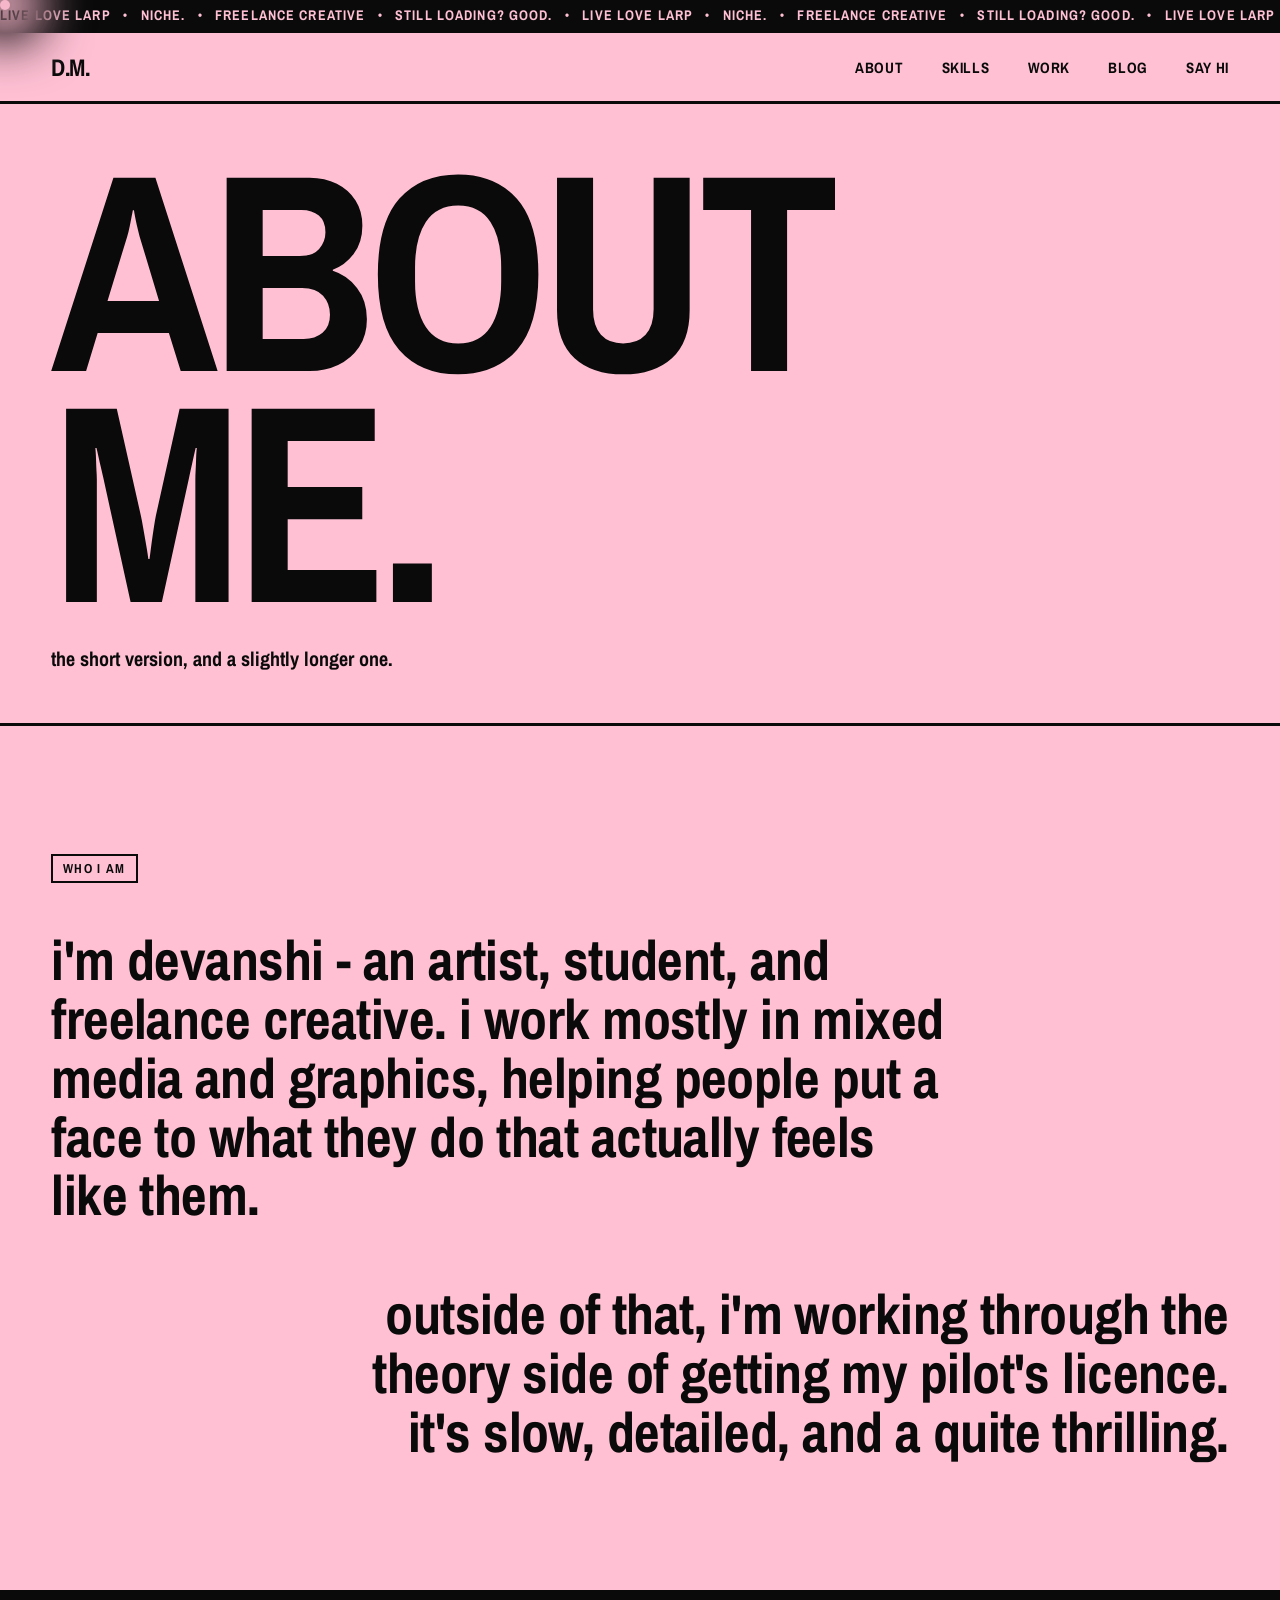
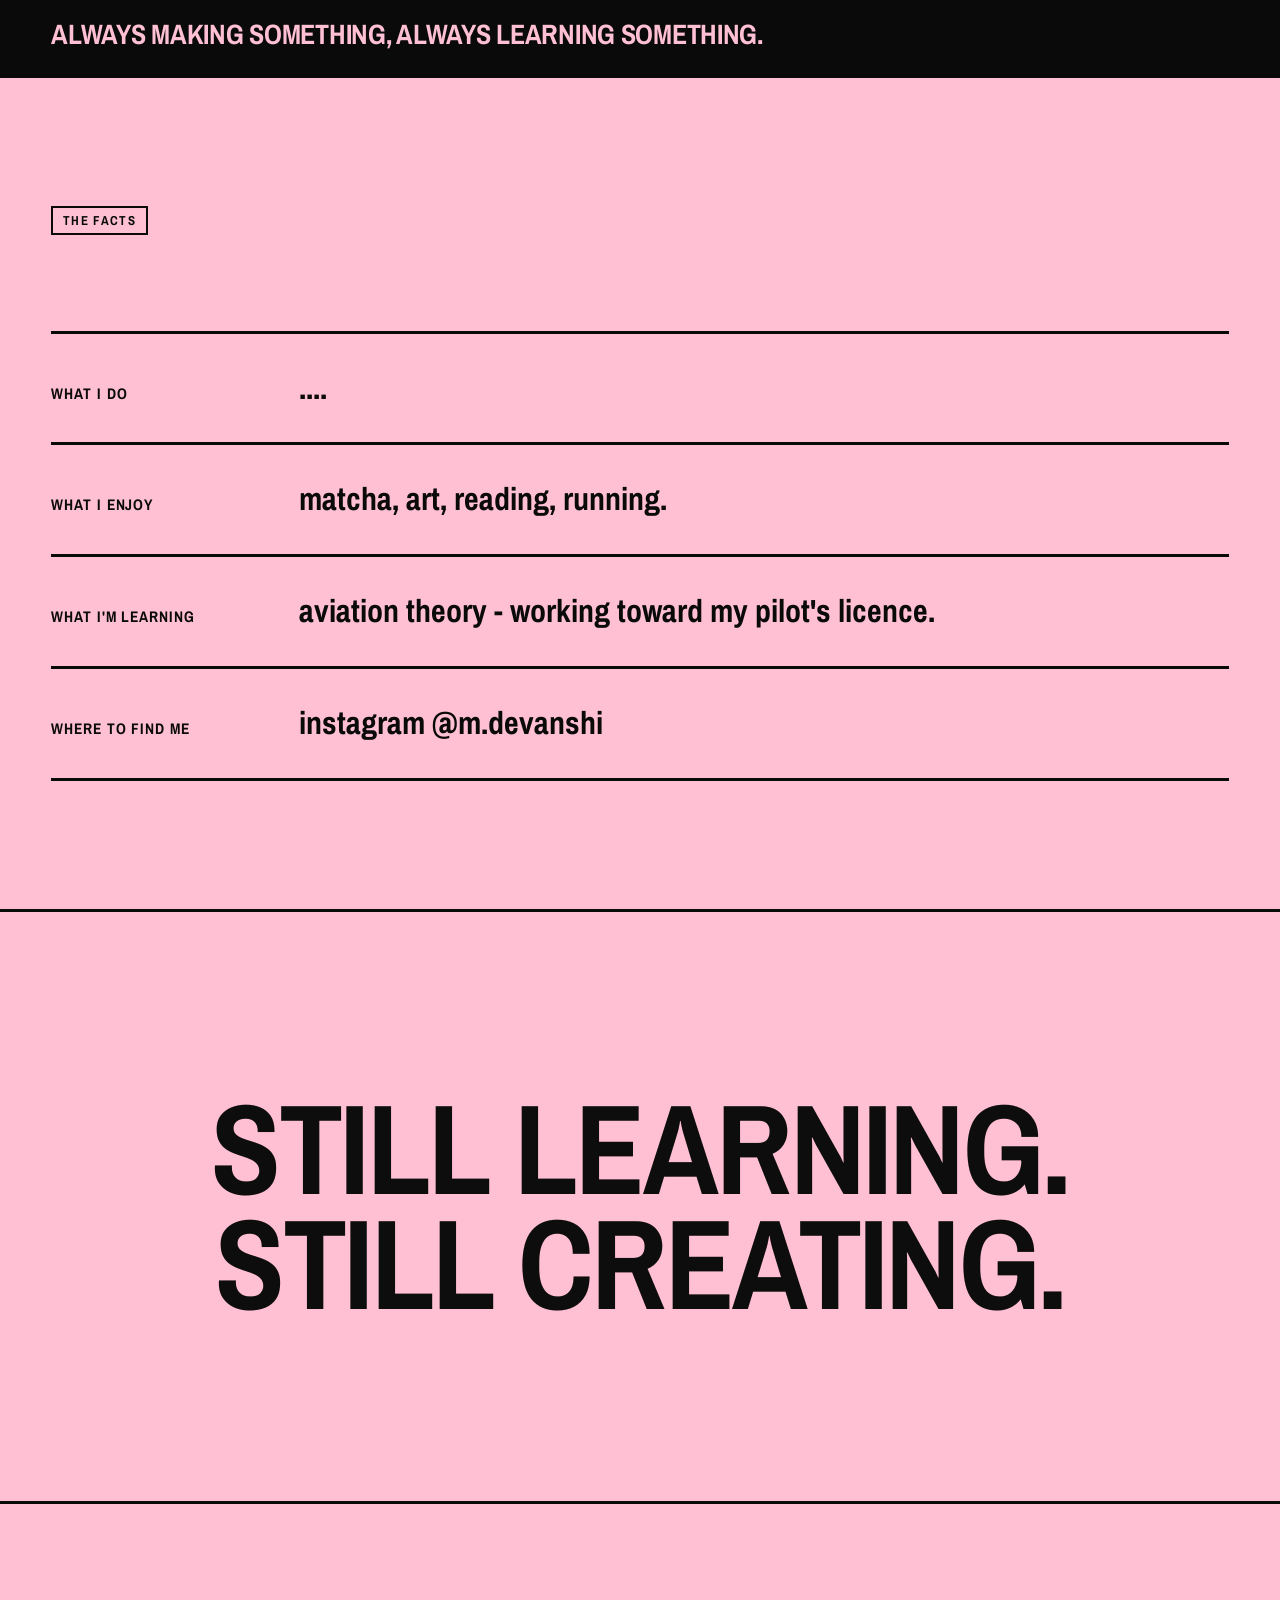
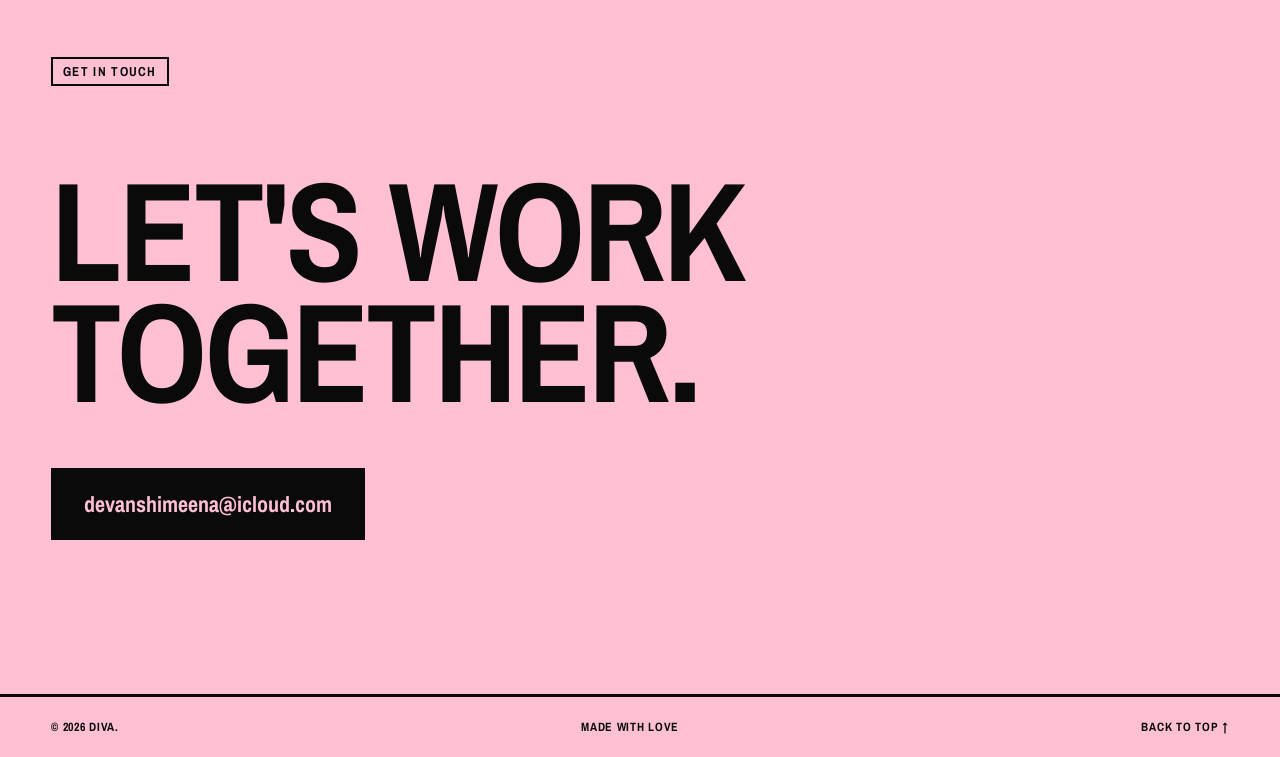
<file: about.html>
<!DOCTYPE html>
<html lang="en">
<head>
<meta charset="UTF-8">
<meta name="viewport" content="width=device-width, initial-scale=1.0">
<title>About - Devanshi Meena</title>
<meta name="description" content="Painter, digital illustrator, and freelance creative currently studying for her pilot's licence.">
<link rel="preconnect" href="https://fonts.googleapis.com">
<link rel="preconnect" href="https://fonts.gstatic.com" crossorigin>
<link rel="stylesheet" href="styles.css">
</head>
<body>

<div class="ticker" aria-hidden="true">
  <div class="ticker__track">
    <span class="ticker__item">live love larp&nbsp;&nbsp;&nbsp;•&nbsp;&nbsp;&nbsp;niche.&nbsp;&nbsp;&nbsp;•&nbsp;&nbsp;&nbsp;freelance creative&nbsp;&nbsp;&nbsp;•&nbsp;&nbsp;&nbsp;STILL LOADING? GOOD.&nbsp;&nbsp;&nbsp;•&nbsp;&nbsp;&nbsp;live love larp&nbsp;&nbsp;&nbsp;•&nbsp;&nbsp;&nbsp;niche.&nbsp;&nbsp;&nbsp;•&nbsp;&nbsp;&nbsp;freelance creative&nbsp;&nbsp;&nbsp;•&nbsp;&nbsp;&nbsp;STILL LOADING? GOOD.&nbsp;&nbsp;&nbsp;•&nbsp;&nbsp;&nbsp;</span>
    <span class="ticker__item" aria-hidden="true">live love larp&nbsp;&nbsp;&nbsp;•&nbsp;&nbsp;&nbsp;niche.&nbsp;&nbsp;&nbsp;•&nbsp;&nbsp;&nbsp;performative.&nbsp;&nbsp;&nbsp;•&nbsp;&nbsp;&nbsp;STILL LOADING? GOOD.&nbsp;&nbsp;&nbsp;•&nbsp;&nbsp;&nbsp;live love larp&nbsp;&nbsp;&nbsp;•&nbsp;&nbsp;&nbsp;niche.&nbsp;&nbsp;&nbsp;•&nbsp;&nbsp;&nbsp;freelance creative&nbsp;&nbsp;&nbsp;•&nbsp;&nbsp;&nbsp;STILL LOADING? GOOD.&nbsp;&nbsp;&nbsp;•&nbsp;&nbsp;&nbsp;</span>
  </div>
</div>

<header class="site-header">
  <a href="index.html" class="site-header__mark">D.M.</a>
  <nav class="site-header__nav">
    <a href="about.html">ABOUT</a>
    <a href="skills.html">SKILLS</a>
    <a href="work.html">WORK</a>
    <a href="blog.html">BLOG</a>
    <a href="contact.html">SAY HI</a>
  </nav>
  <button class="menu-toggle" aria-label="toggle menu" aria-expanded="false">MENU</button>
</header>

<div class="mobile-menu" id="mobileMenu">
  <a href="about.html">ABOUT</a>
  <a href="skills.html">SKILLS</a>
  <a href="work.html">WORK</a>
  <a href="blog.html">BLOG</a>
  <a href="contact.html">SAY HI</a>
</div>

<!-- ABOUT HERO -->
<section class="hero hero--tall" id="top">
  <h1 class="hero__headline">
    ABOUT<br>ME.
  </h1>
  <p class="hero__sub">the short version, and a slightly longer one.</p>
</section>

<!-- ABOUT COPY -->
<section class="manifesto">
  <span class="eyebrow">WHO I AM</span>
  <p class="manifesto__text">
    I'm Devanshi - an artist, student, and freelance creative.
    I work mostly in mixed media and graphics, helping people 
    put a face to what they do that actually feels like them.
  </p>
  <p class="manifesto__text manifesto__text--right">
    outside of that, I'm working through the theory side of getting my
    pilot's licence. it's slow, detailed, and a quite thrilling.
  </p>
</section>

<section class="strip">
  <p>ALWAYS MAKING SOMETHING, ALWAYS LEARNING SOMETHING.</p>
</section>

<!-- FACTS LIST -->
<section class="facts" id="facts">
  <span class="eyebrow">THE FACTS</span>
  <ul class="facts__list">
    <li>
      <span class="facts__label">WHAT I DO</span>
      <span class="facts__value">....</span>
    </li>
    <li>
      <span class="facts__label">WHAT I ENJOY</span>
      <span class="facts__value">matcha, art, reading, running.</span>
    </li>
    <li>
      <span class="facts__label">WHAT I'M LEARNING</span>
      <span class="facts__value">aviation theory - working toward my pilot's licence.</span>
    </li>
    <li>
      <span class="facts__label">WHERE TO FIND ME</span>
      <span class="facts__value">instagram @m.devanshi</span>
    </li>
  </ul>
</section>

<section class="bigline">
  <p>STILL LEARNING.<br>STILL CREATING.</p>
</section>

<section class="contact" id="contact">
  <span class="eyebrow">GET IN TOUCH</span>
  <h2 class="contact__headline">LET'S WORK<br>TOGETHER.</h2>
  <a href="mailto:devanshimeena@icloud.com" class="contact__button">devanshimeena@icloud.com</a>
</section>

<footer class="site-footer">
  <span>© 2026 DIVA.</span>
  <span>MADE WITH LOVE</span>
  <a href="#top">BACK TO TOP ↑</a>
</footer>

<script src="script.js"></script>
</body>
</html>
</file>
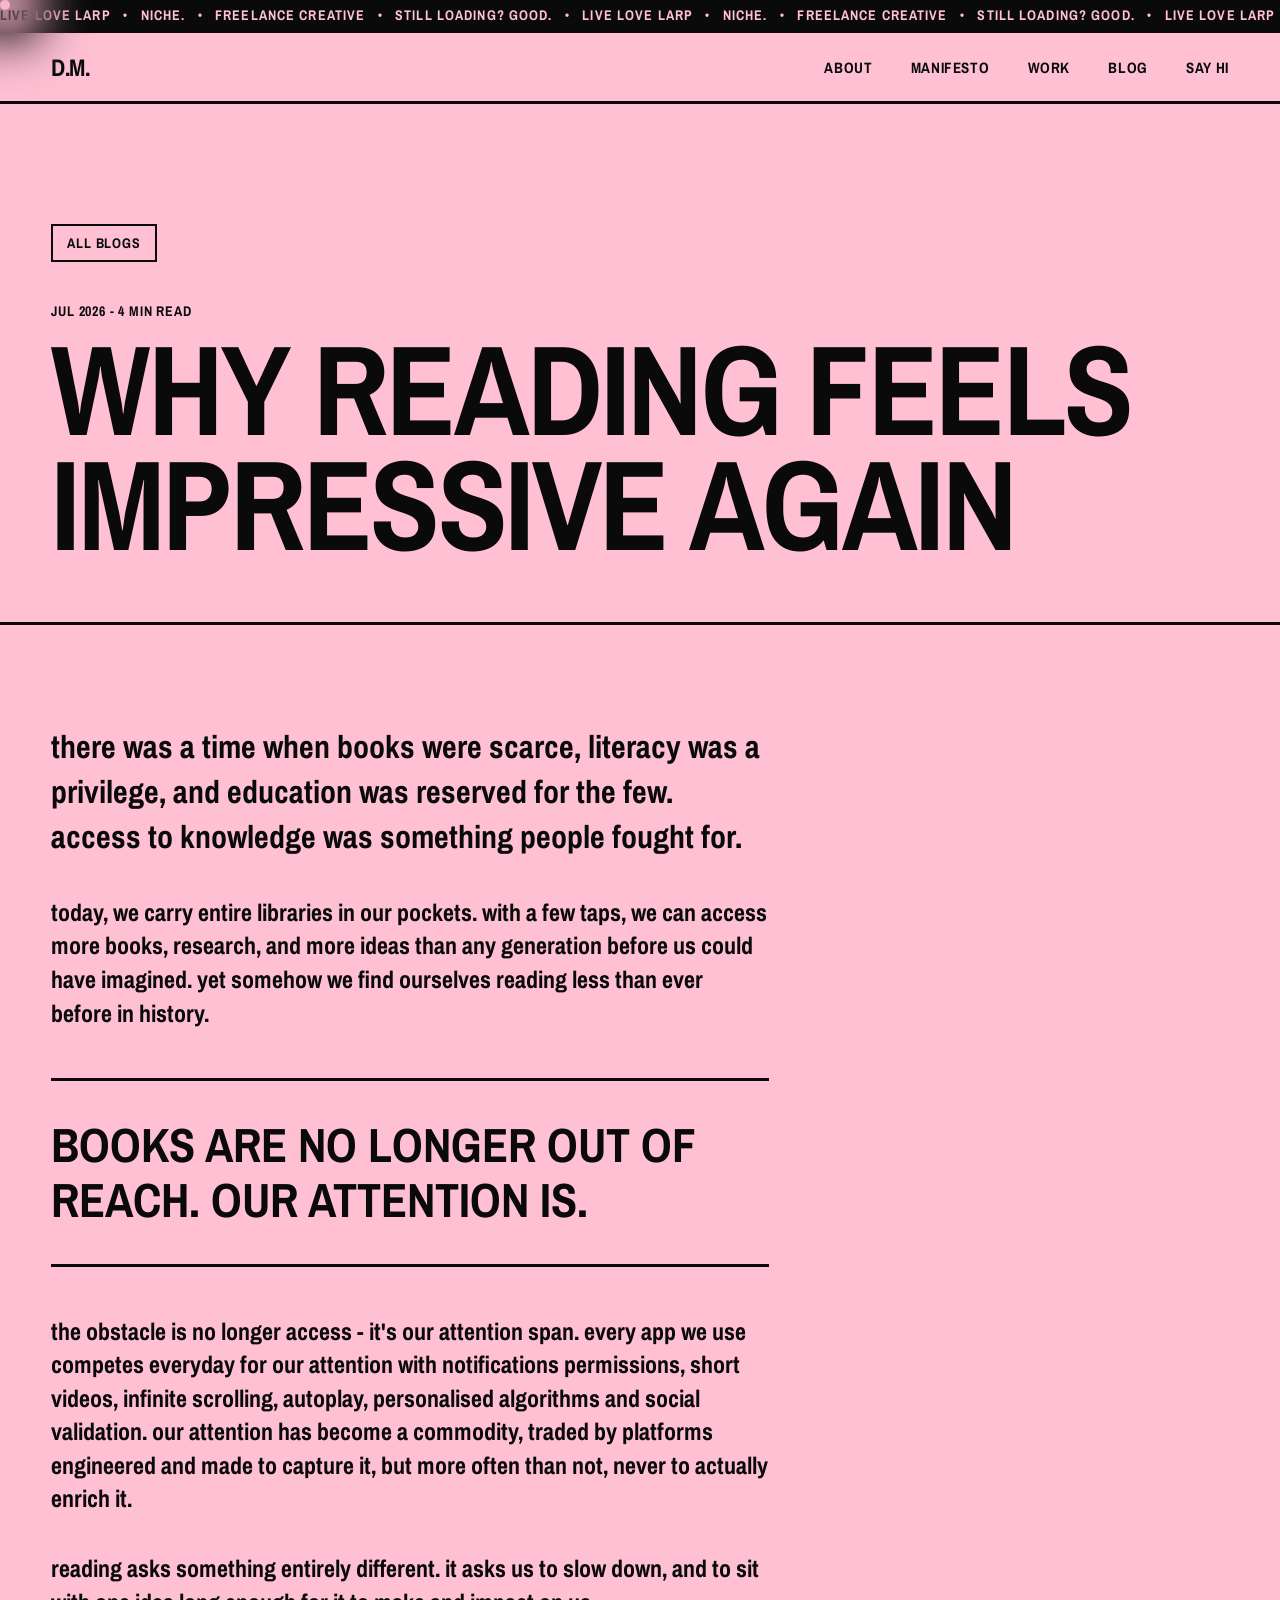
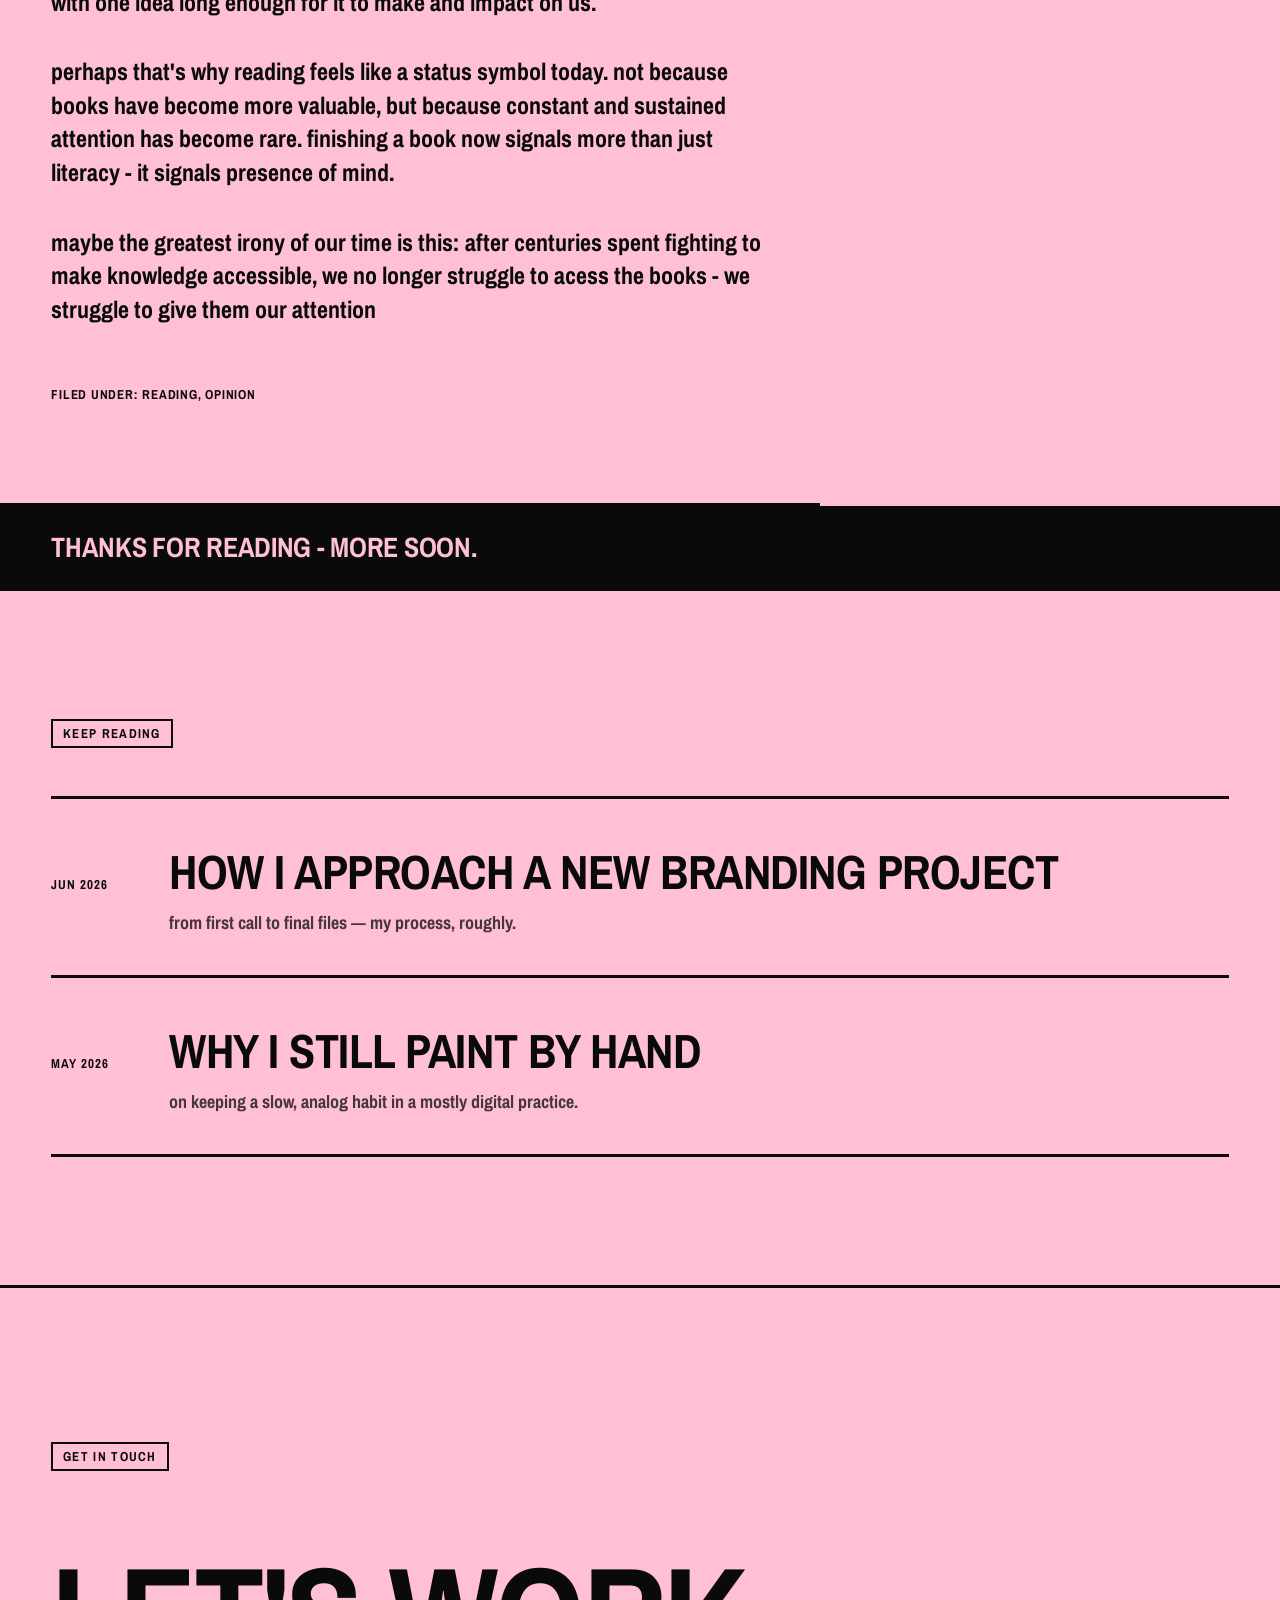
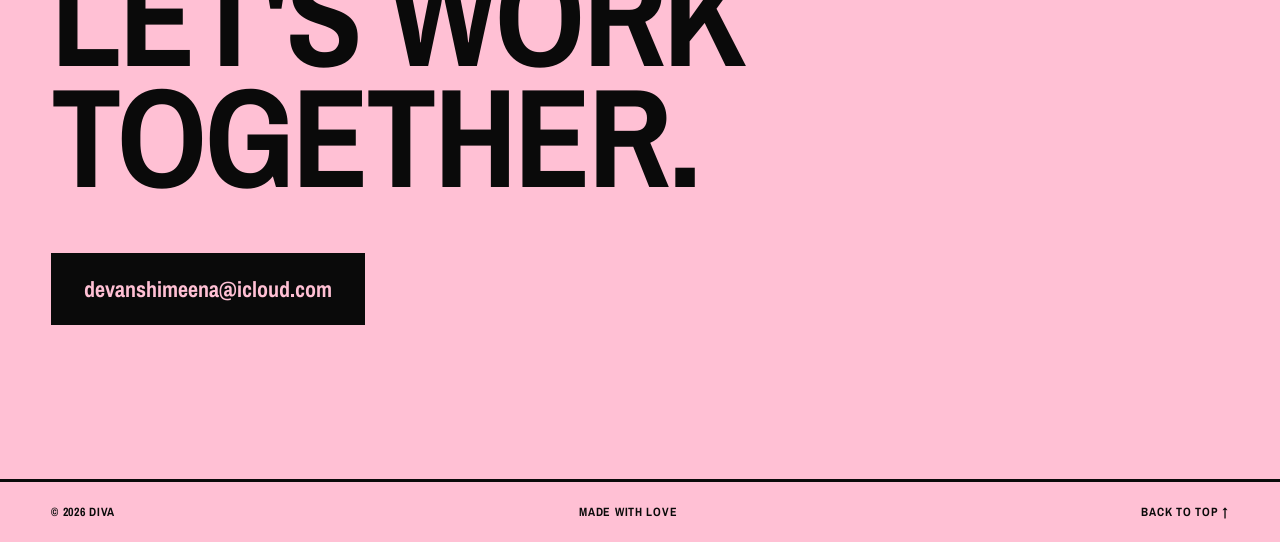
<file: blog-1.html>
<!DOCTYPE html>
<html lang="en">
<head>
<meta charset="UTF-8">
<meta name="viewport" content="width=device-width, initial-scale=1.0">
<title>Why Reading Feels Imprsssive Again - Devanshi Meena</title>
<meta name="description" content="A few things I've learned so far on the way to my pilot's licence.">
<link rel="preconnect" href="https://fonts.googleapis.com">
<link rel="preconnect" href="https://fonts.gstatic.com" crossorigin>
<link rel="stylesheet" href="styles.css">
</head>
<body>

<div class="ticker" aria-hidden="true">
  <div class="ticker__track">
    <span class="ticker__item">live love larp&nbsp;&nbsp;&nbsp;•&nbsp;&nbsp;&nbsp;niche.&nbsp;&nbsp;&nbsp;•&nbsp;&nbsp;&nbsp;freelance creative&nbsp;&nbsp;&nbsp;•&nbsp;&nbsp;&nbsp;STILL LOADING? GOOD.&nbsp;&nbsp;&nbsp;•&nbsp;&nbsp;&nbsp;live love larp&nbsp;&nbsp;&nbsp;•&nbsp;&nbsp;&nbsp;niche.&nbsp;&nbsp;&nbsp;•&nbsp;&nbsp;&nbsp;freelance creative&nbsp;&nbsp;&nbsp;•&nbsp;&nbsp;&nbsp;STILL LOADING? GOOD.&nbsp;&nbsp;&nbsp;•&nbsp;&nbsp;&nbsp;</span>
    <span class="ticker__item" aria-hidden="true">live love larp&nbsp;&nbsp;&nbsp;•&nbsp;&nbsp;&nbsp;niche.&nbsp;&nbsp;&nbsp;•&nbsp;&nbsp;&nbsp;performative.&nbsp;&nbsp;&nbsp;•&nbsp;&nbsp;&nbsp;STILL LOADING? GOOD.&nbsp;&nbsp;&nbsp;•&nbsp;&nbsp;&nbsp;live love larp&nbsp;&nbsp;&nbsp;•&nbsp;&nbsp;&nbsp;niche.&nbsp;&nbsp;&nbsp;•&nbsp;&nbsp;&nbsp;freelance creative&nbsp;&nbsp;&nbsp;•&nbsp;&nbsp;&nbsp;STILL LOADING? GOOD.&nbsp;&nbsp;&nbsp;•&nbsp;&nbsp;&nbsp;</span>
  </div>
</div>

<header class="site-header">
  <a href="index.html" class="site-header__mark">D.M.</a>
  <nav class="site-header__nav">
    <a href="about.html">ABOUT</a>
    <a href="manifesto.html">MANIFESTO</a>
    <a href="work.html">WORK</a>
    <a href="blog.html" class="is-active">BLOG</a>
    <a href="contact.html">SAY HI</a>
  </nav>
  <button class="menu-toggle" aria-label="toggle menu" aria-expanded="false">MENU</button>
</header>

<div class="mobile-menu" id="mobileMenu">
  <a href="about.html">ABOUT</a>
  <a href="manifesto.html">MANIFESTO</a>
  <a href="work.html">WORK</a>
  <a href="blog.html" class="is-active">BLOG</a>
  <a href="contact.html">SAY HI</a>
</div>

<!-- POST HERO -->
<section class="post-hero" id="top">
  <a href="blog.html" class="post-hero__back"> ALL BLOGS</a>
  <span class="post-hero__date">JUL 2026 - 4 MIN READ</span>
  <h1 class="post-hero__title">WHY READING FEELS<br>IMPRESSIVE AGAIN</h1>
</section>

<!-- POST BODY -->
<article class="post-body">

  <p class="post-body__lede">
    there was a time when books were scarce, literacy was a privilege,
    and education was reserved for the few. access to knowledge was
    something people fought for.
  </p>

  <p>
    today, we carry entire libraries in our pockets. with a few taps, we
    can access more books, research, and more ideas than any generation before
    us could have imagined. yet somehow we find ourselves reading less
    than ever before in history.
  </p>

  <p class="post-body__pull">
    Books are no longer out of reach. Our attention is.
  </p>

  <p>
    the obstacle is no longer access - it's our attention span. every app we use
    competes everyday for our attention with notifications permissions, short videos,
    infinite scrolling, autoplay, personalised algorithms and social validation.
    our attention has become a commodity, traded by platforms engineered and made 
    to capture it, but more often than not, never to actually enrich it.
  </p>

  <p>
    reading asks something entirely different. it asks us to slow down,
    and to sit with one idea long enough for it to make and impact on us.
  </p>

  <p>
    perhaps that's why reading feels like a status symbol today. not
    because books have become more valuable, but because constant and
    sustained attention has become rare. finishing a book now signals
    more than just literacy - it signals presence of mind.
  </p>

  <p>
    maybe the greatest irony of our time is this: after centuries spent 
    fighting to make knowledge accessible, we no longer struggle to 
    acess the books - we struggle to give them our attention
  </p>

  <div class="post-body__meta">
    <span>FILED UNDER: READING, OPINION</span>
  </div>

</article>

<section class="strip">
  <p>THANKS FOR READING - MORE SOON.</p>
</section>

<!-- MORE POSTS -->
<section class="blog-list" id="more">
  <span class="eyebrow">KEEP READING</span>

  <a href="blog-2.html" class="blog-list__item">
    <span class="blog-list__date">JUN 2026</span>
    <span class="blog-list__title">HOW I APPROACH A NEW BRANDING PROJECT</span>
    <span class="blog-list__excerpt">from first call to final files — my process, roughly.</span>
  </a>

  <a href="blog-3.html" class="blog-list__item">
    <span class="blog-list__date">MAY 2026</span>
    <span class="blog-list__title">WHY I STILL PAINT BY HAND</span>
    <span class="blog-list__excerpt">on keeping a slow, analog habit in a mostly digital practice.</span>
  </a>
</section>

<section class="contact" id="contact">
  <span class="eyebrow">GET IN TOUCH</span>
  <h2 class="contact__headline">LET'S WORK<br>TOGETHER.</h2>
  <a href="mailto:devanshimeena@icloud.com" class="contact__button">devanshimeena@icloud.com</a>
</section>

<footer class="site-footer">
  <span>© 2026 DIVA</span>
  <span>MADE WITH LOVE</span>
  <a href="#top">BACK TO TOP ↑</a>
</footer>

<script src="script.js"></script>
</body>
</html>
</file>
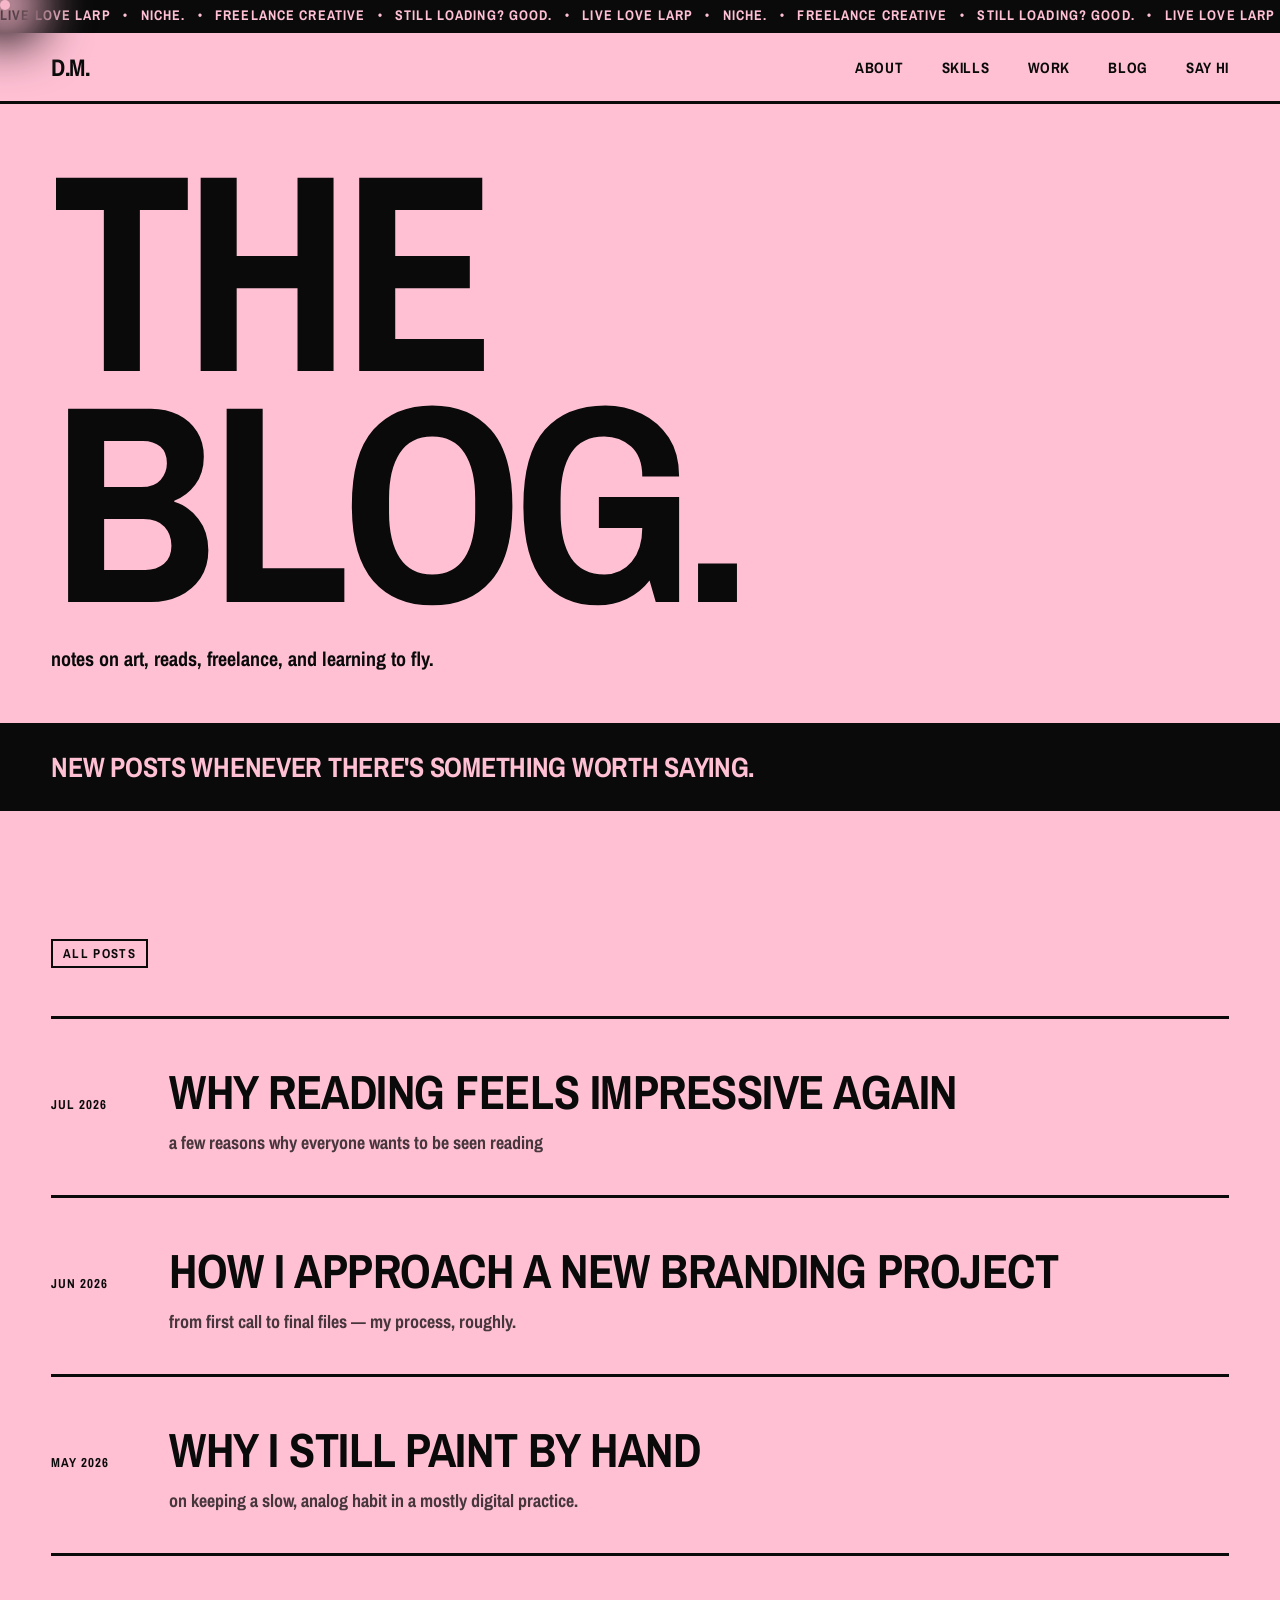
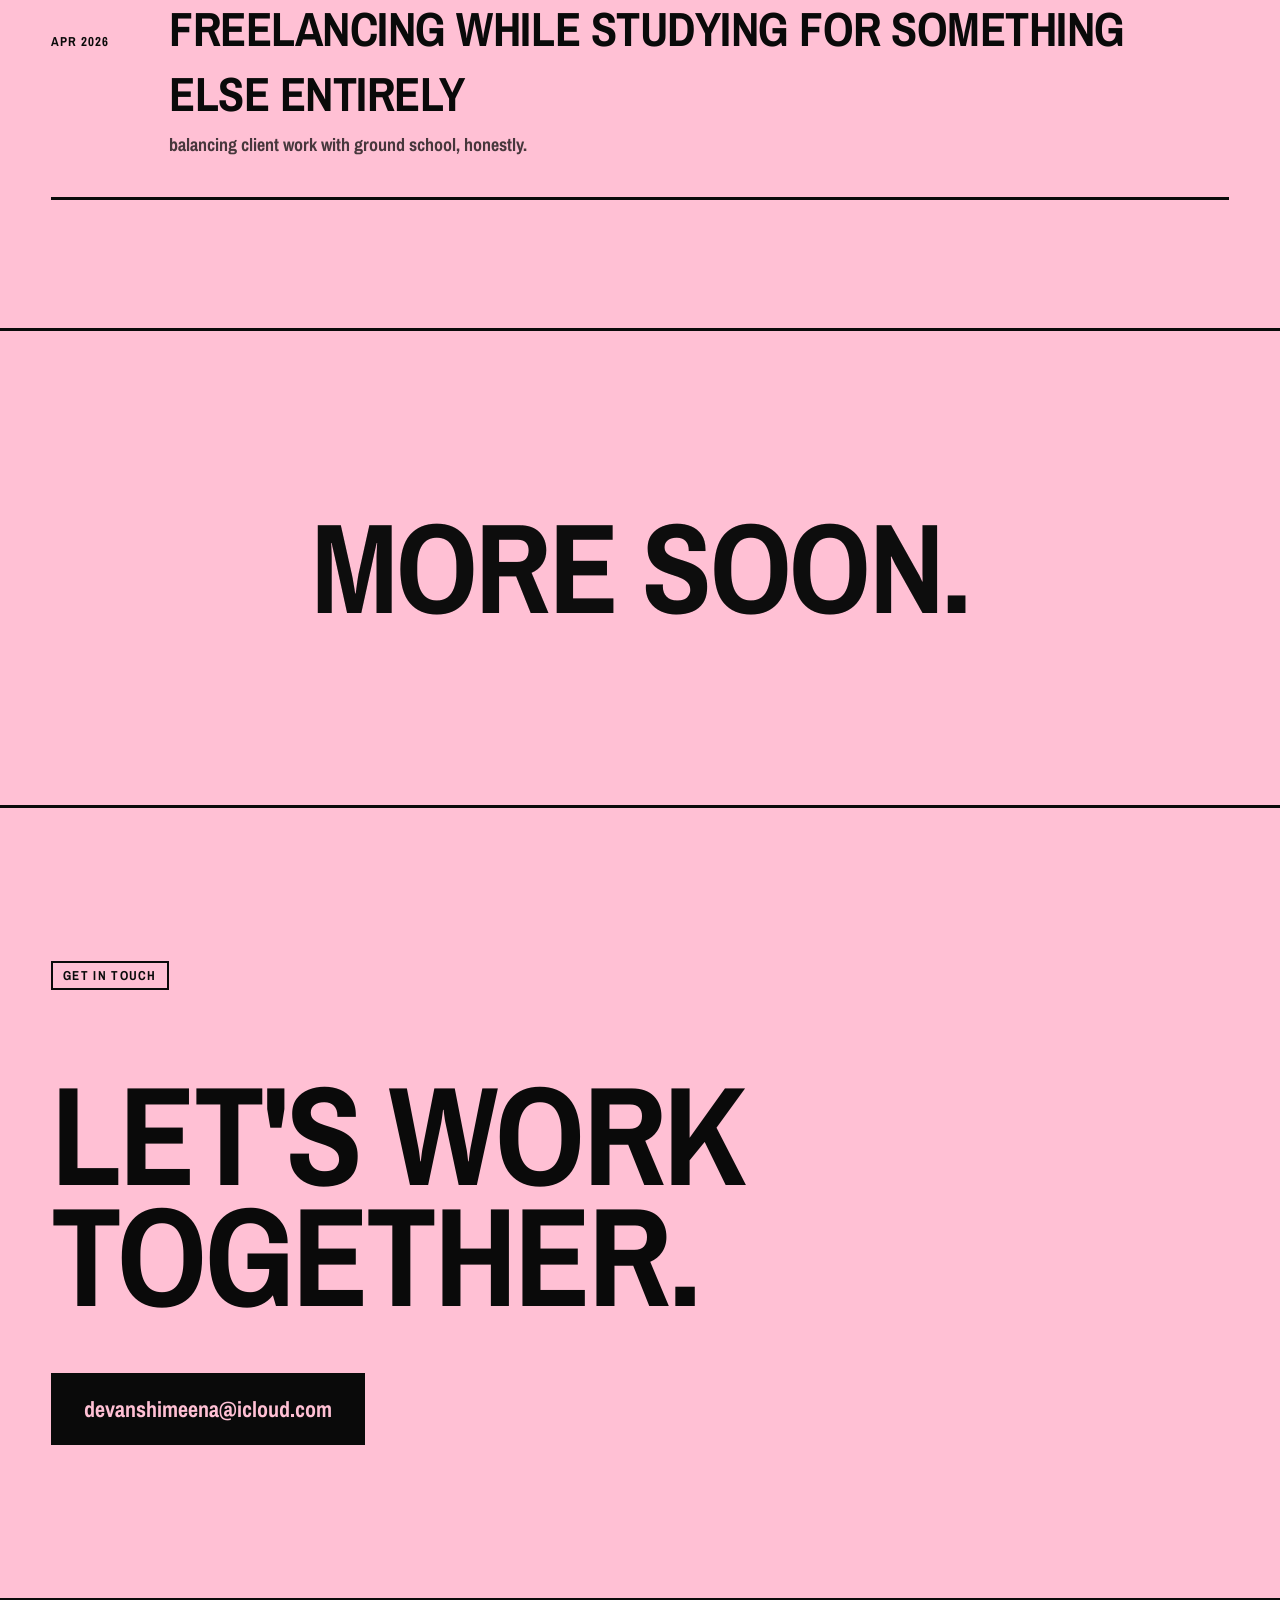
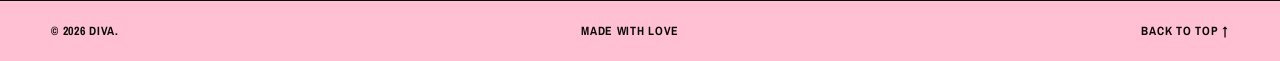
<file: blog.html>
<!DOCTYPE html>
<html lang="en">
<head>
<meta charset="UTF-8">
<meta name="viewport" content="width=device-width, initial-scale=1.0">
<title>Blog - Devanshi Meena</title>
<meta name="description" content="Notes on art, freelance life, and learning to fly.">
<link rel="stylesheet" href="styles.css">
</head>
<body>

<div class="ticker" aria-hidden="true">
  <div class="ticker__track">
    <span class="ticker__item">live love larp&nbsp;&nbsp;&nbsp;•&nbsp;&nbsp;&nbsp;niche.&nbsp;&nbsp;&nbsp;•&nbsp;&nbsp;&nbsp;freelance creative&nbsp;&nbsp;&nbsp;•&nbsp;&nbsp;&nbsp;STILL LOADING? GOOD.&nbsp;&nbsp;&nbsp;•&nbsp;&nbsp;&nbsp;live love larp&nbsp;&nbsp;&nbsp;•&nbsp;&nbsp;&nbsp;niche.&nbsp;&nbsp;&nbsp;•&nbsp;&nbsp;&nbsp;freelance creative&nbsp;&nbsp;&nbsp;•&nbsp;&nbsp;&nbsp;STILL LOADING? GOOD.&nbsp;&nbsp;&nbsp;•&nbsp;&nbsp;&nbsp;</span>
    <span class="ticker__item" aria-hidden="true">live love larp&nbsp;&nbsp;&nbsp;•&nbsp;&nbsp;&nbsp;niche.&nbsp;&nbsp;&nbsp;•&nbsp;&nbsp;&nbsp;performative.&nbsp;&nbsp;&nbsp;•&nbsp;&nbsp;&nbsp;STILL LOADING? GOOD.&nbsp;&nbsp;&nbsp;•&nbsp;&nbsp;&nbsp;live love larp&nbsp;&nbsp;&nbsp;•&nbsp;&nbsp;&nbsp;niche.&nbsp;&nbsp;&nbsp;•&nbsp;&nbsp;&nbsp;freelance creative&nbsp;&nbsp;&nbsp;•&nbsp;&nbsp;&nbsp;STILL LOADING? GOOD.&nbsp;&nbsp;&nbsp;•&nbsp;&nbsp;&nbsp;</span>
  </div>
</div>

<header class="site-header">
  <a href="index.html" class="site-header__mark">D.M.</a>
  <nav class="site-header__nav">
    <a href="about.html">ABOUT</a>
    <a href="skills.html">SKILLS</a>
    <a href="work.html">WORK</a>
    <a href="blog.html">BLOG</a>
    <a href="contact.html">SAY HI</a>
  </nav>
  <button class="menu-toggle" aria-label="toggle menu" aria-expanded="false">MENU</button>
</header>

<div class="mobile-menu" id="mobileMenu">
  <a href="about.html">ABOUT</a>
  <a href="skills.html">SKILLS</a>
  <a href="work.html">WORK</a>
  <a href="blog.html">BLOG</a>
  <a href="contact.html">SAY HI</a>
</div>

<!-- BLOG HERO -->
<section class="hero hero--tall" id="top">
  <h1 class="hero__headline">
    THE<br>BLOG.
  </h1>
  <p class="hero__sub">notes on art, reads, freelance, and learning to fly.</p>
</section>

<section class="strip">
  <p>NEW POSTS WHENEVER THERE'S SOMETHING WORTH SAYING.</p>
</section>

<!-- BLOG LIST -->
<section class="blog-list" id="blog">
  <span class="eyebrow">ALL POSTS</span>

  <a href="blog-1.html" class="blog-list__item">
    <span class="blog-list__date">JUL 2026</span>
    <span class="blog-list__title">WHY READING FEELS IMPRESSIVE AGAIN</span>
    <span class="blog-list__excerpt">a few reasons why everyone wants to be seen reading</span>
  </a>

  <a href="post.html" class="blog-list__item">
    <span class="blog-list__date">JUN 2026</span>
    <span class="blog-list__title">HOW I APPROACH A NEW BRANDING PROJECT</span>
    <span class="blog-list__excerpt">from first call to final files — my process, roughly.</span>
  </a>

  <a href="post.html" class="blog-list__item">
    <span class="blog-list__date">MAY 2026</span>
    <span class="blog-list__title">WHY I STILL PAINT BY HAND</span>
    <span class="blog-list__excerpt">on keeping a slow, analog habit in a mostly digital practice.</span>
  </a>

  <a href="post.html" class="blog-list__item">
    <span class="blog-list__date">APR 2026</span>
    <span class="blog-list__title">FREELANCING WHILE STUDYING FOR SOMETHING ELSE ENTIRELY</span>
    <span class="blog-list__excerpt">balancing client work with ground school, honestly.</span>
  </a>
</section>

<section class="bigline">
  <p>MORE SOON.</p>
</section>

<section class="contact" id="contact">
  <span class="eyebrow">GET IN TOUCH</span>
  <h2 class="contact__headline">LET'S WORK<br>TOGETHER.</h2>
  <a href="mailto:devanshimeena@icloud.com" class="contact__button">devanshimeena@icloud.com</a>
</section>

<footer class="site-footer">
  <span>© 2026 DIVA.</span>
  <span>MADE WITH LOVE</span>
  <a href="#top">BACK TO TOP ↑</a>
</footer>

<script src="script.js"></script>
</body>
</html>
</file>
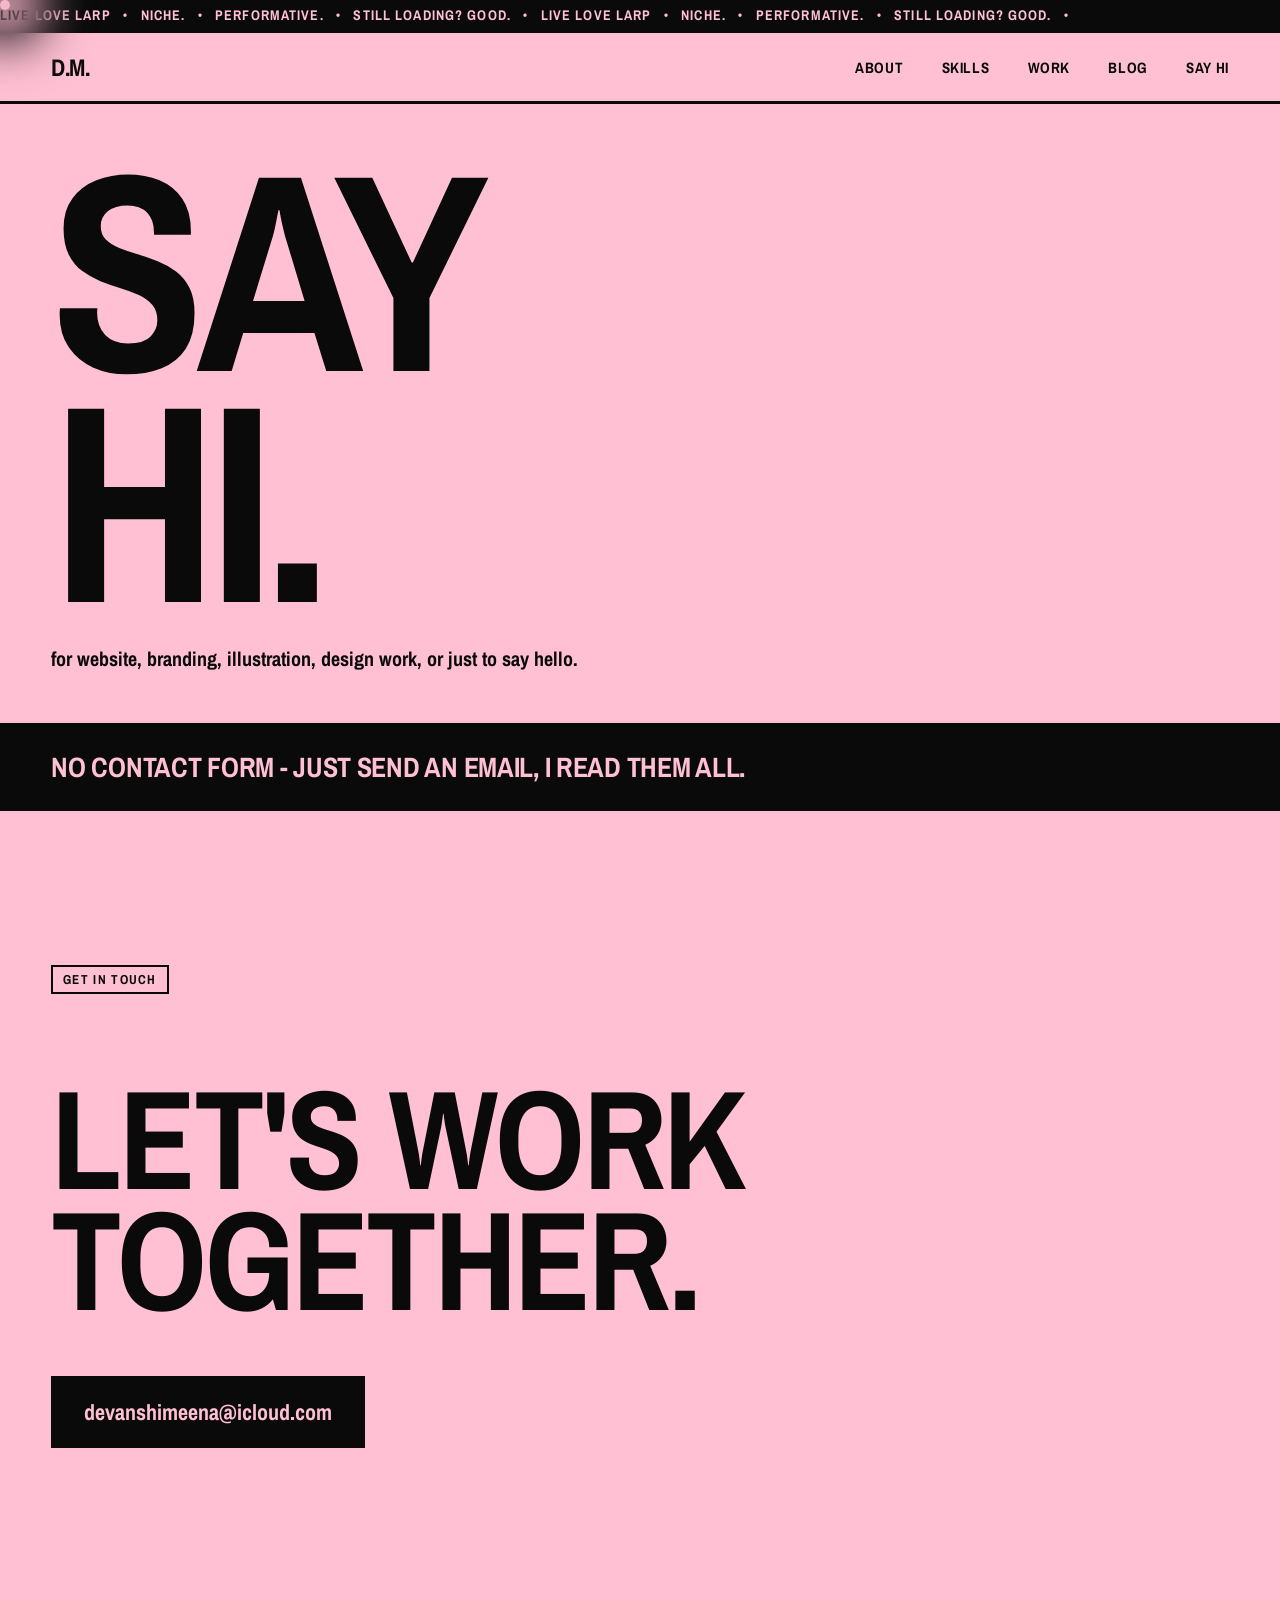
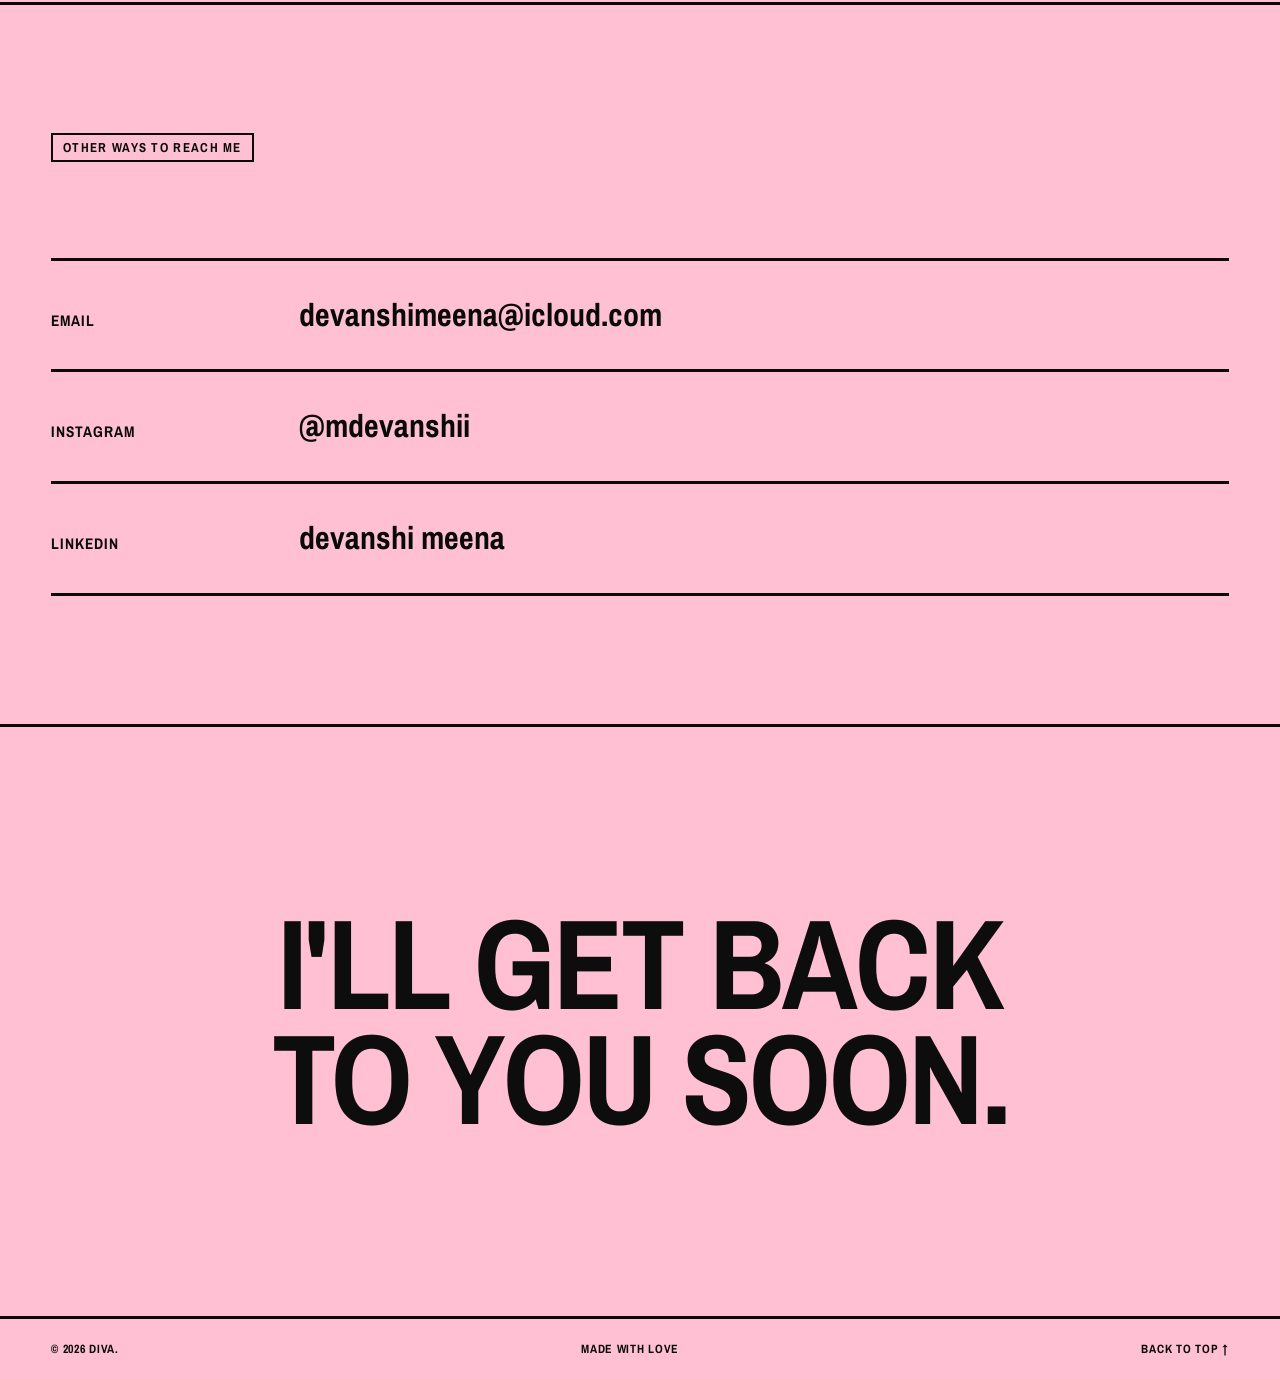
<file: contact.html>
<!DOCTYPE html>
<html lang="en">
<head>
<meta charset="UTF-8">
<meta name="viewport" content="width=device-width, initial-scale=1.0">
<title>Say Hi - Devanshi Meena</title>
<meta name="description" content="Get in touch with Devanshi Meena for branding, illustration, and design work.">
<link rel="stylesheet" href="styles.css">
</head>
<body>

<div class="ticker" aria-hidden="true">
  <div class="ticker__track">
    <span class="ticker__item">live love larp&nbsp;&nbsp;&nbsp;•&nbsp;&nbsp;&nbsp;niche.&nbsp;&nbsp;&nbsp;•&nbsp;&nbsp;&nbsp;performative.&nbsp;&nbsp;&nbsp;•&nbsp;&nbsp;&nbsp;STILL LOADING? GOOD.&nbsp;&nbsp;&nbsp;•&nbsp;&nbsp;&nbsp;</span>
    <span class="ticker__item" aria-hidden="true">live love larp&nbsp;&nbsp;&nbsp;•&nbsp;&nbsp;&nbsp;niche.&nbsp;&nbsp;&nbsp;•&nbsp;&nbsp;&nbsp;performative.&nbsp;&nbsp;&nbsp;•&nbsp;&nbsp;&nbsp;STILL LOADING? GOOD.&nbsp;&nbsp;&nbsp;•&nbsp;&nbsp;&nbsp;</span>
  </div>
</div>

<header class="site-header">
  <a href="index.html" class="site-header__mark">D.M.</a>
  <nav class="site-header__nav">
    <a href="about.html">ABOUT</a>
    <a href="skills.html">SKILLS</a>
    <a href="work.html">WORK</a>
    <a href="blog.html">BLOG</a>
    <a href="contact.html">SAY HI</a>
  </nav>
  <button class="menu-toggle" aria-label="toggle menu" aria-expanded="false">MENU</button>
</header>

<div class="mobile-menu" id="mobileMenu">
  <a href="about.html">ABOUT</a>
  <a href="skills.html">SKILLS</a>
  <a href="work.html">WORK</a>
  <a href="blog.html">BLOG</a>
  <a href="contact.html">SAY HI</a>
</div>

<!-- CONTACT HERO -->
<section class="hero hero--tall" id="top">
  <h1 class="hero__headline">
    SAY<br>HI.
  </h1>
  <p class="hero__sub">for website, branding, illustration, design work, or just to say hello.</p>
</section>

<section class="strip">
  <p>NO CONTACT FORM - JUST SEND AN EMAIL, I READ THEM ALL.</p>
</section>

<!-- CONTACT BODY -->
<section class="contact" id="contact">
  <span class="eyebrow">GET IN TOUCH</span>
  <h2 class="contact__headline">LET'S WORK<br>TOGETHER.</h2>
  <a href="mailto:devanshimeena@icloud.com" class="contact__button">devanshimeena@icloud.com</a>
</section>

<!-- OTHER WAYS TO REACH HER -->
<section class="facts" id="channels">
  <span class="eyebrow">OTHER WAYS TO REACH ME</span>
  <ul class="facts__list">
    <li>
      <span class="facts__label">EMAIL</span>
      <a href="mailto:devanshimeena@icloud.com" class="facts__value">devanshimeena@icloud.com</a>
    </li>
    <li>
      <span class="facts__label">INSTAGRAM</span>
      <a href="https://www.instagram.com/divaawhimsy/" target="_blank" rel="noopener noreferrer" class="facts__value">@mdevanshii</a>
    </li>
    <li>
      <span class="facts__label">LINKEDIN</span>
      <a href="https://www.linkedin.com/in/devanshi-m-3a375b343/" target="_blank" rel="noopener noreferrer" class="facts__value">Devanshi Meena</a>
    </li>
  </ul>
</section>

<section class="bigline">
  <p>I'LL GET BACK<br>TO YOU SOON.</p>
</section>

<footer class="site-footer">
  <span>© 2026 DIVA.</span>
  <span>MADE WITH LOVE</span>
  <a href="#top">BACK TO TOP ↑</a>
</footer>

<script src="script.js"></script>
</body>
</html>
</file>
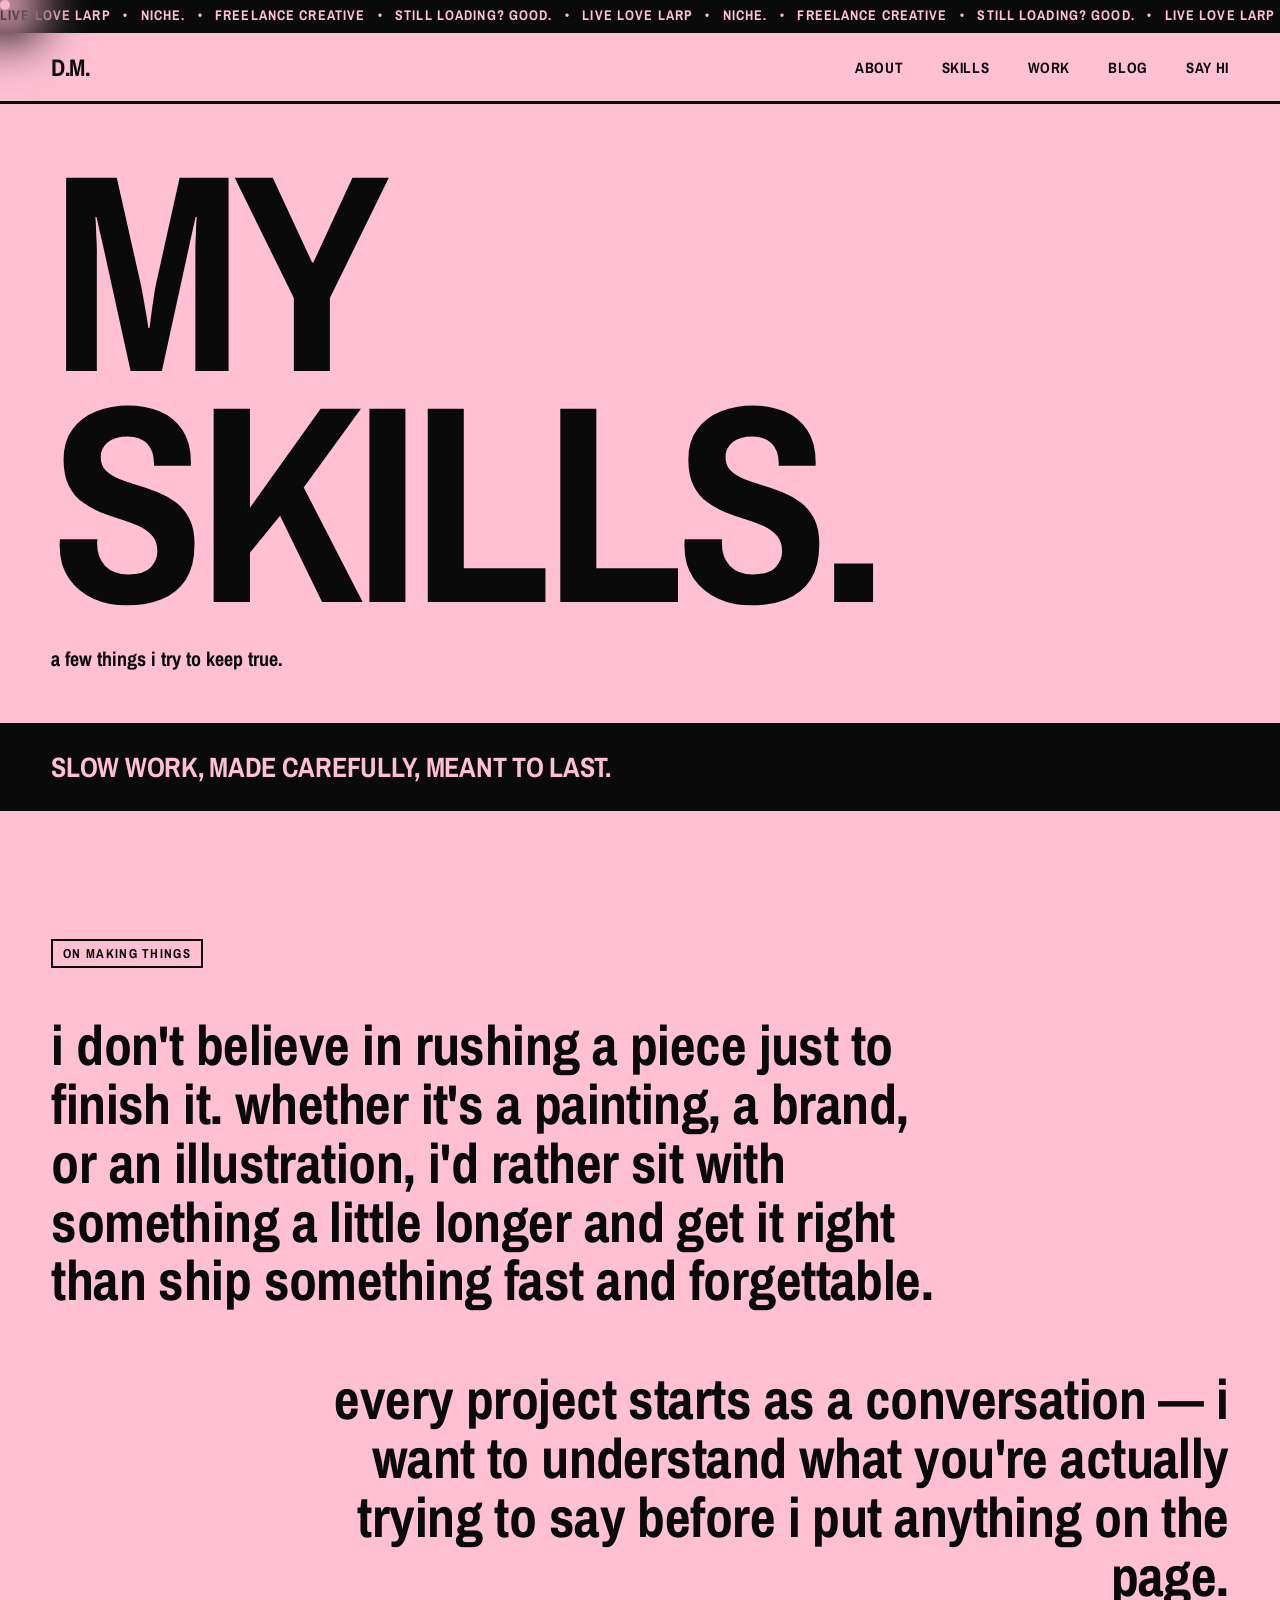
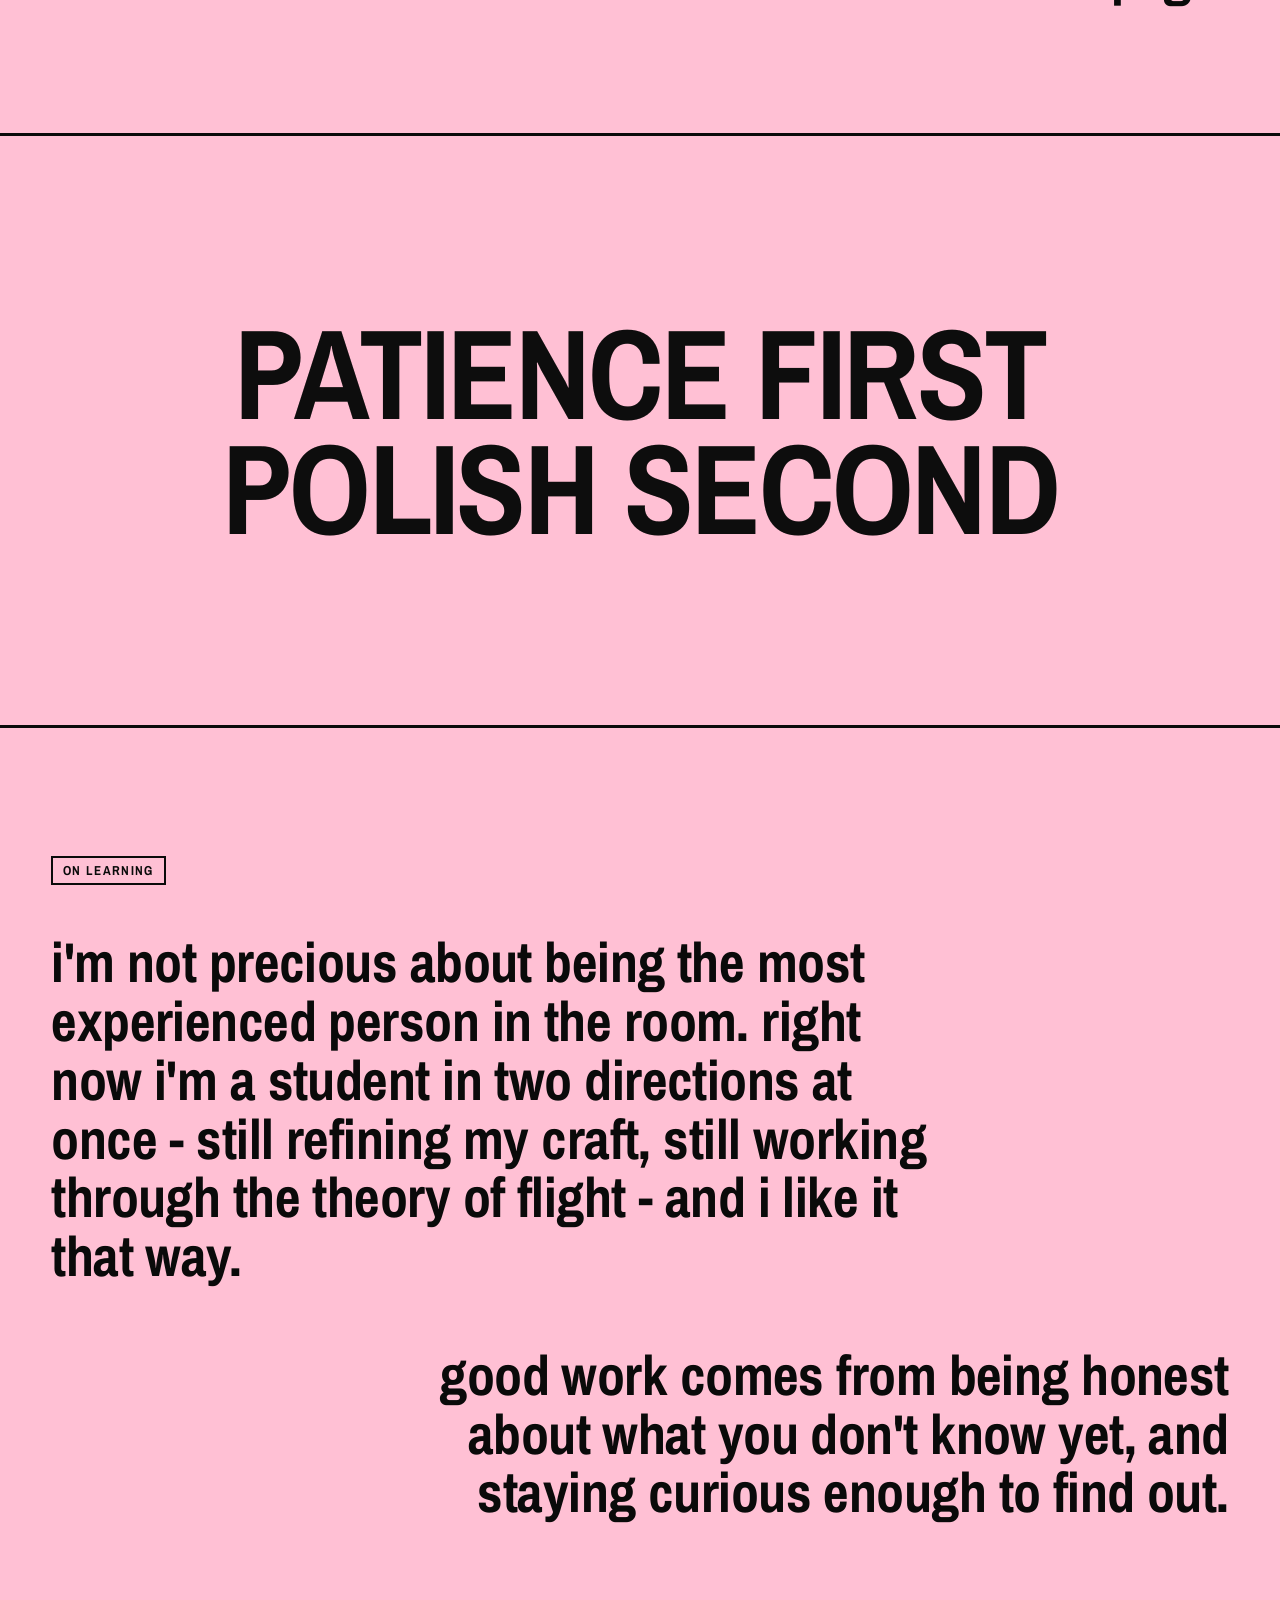
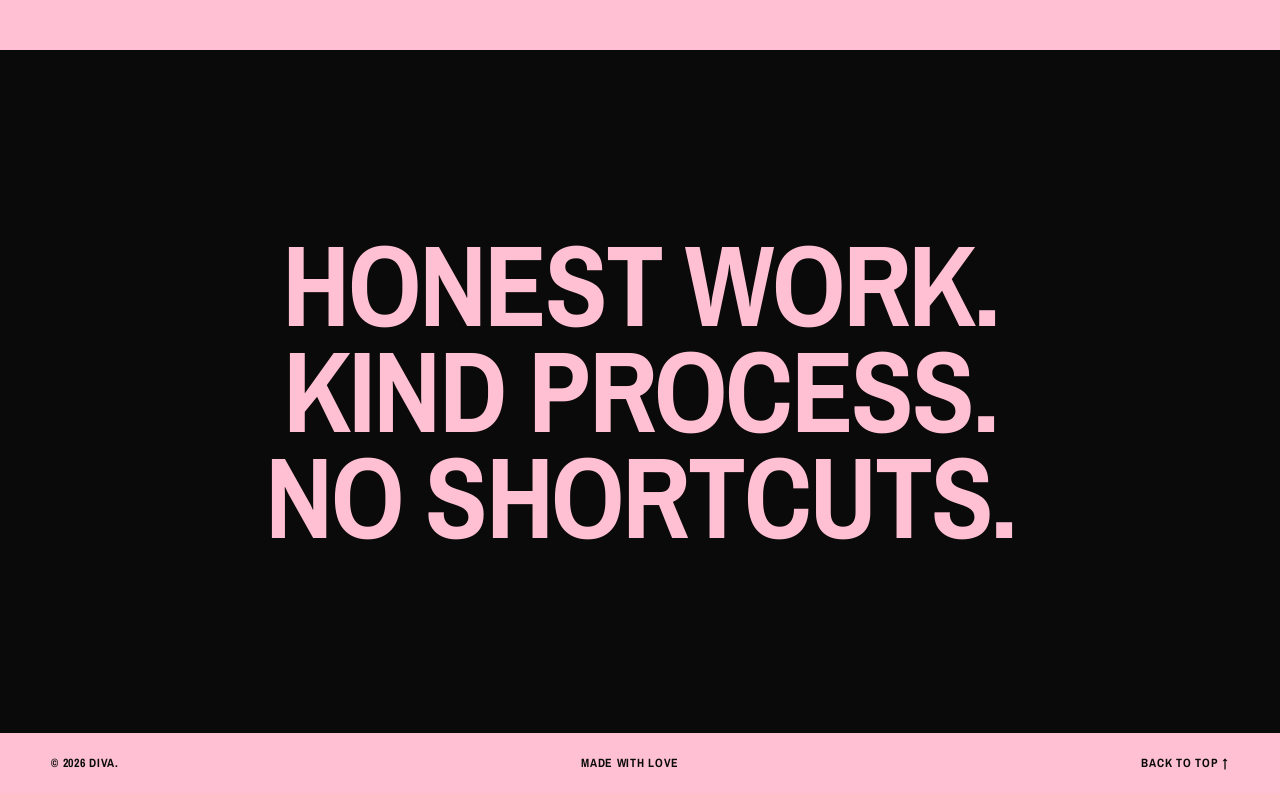
<file: manifesto.html>
<!DOCTYPE html>
<html lang="en">
<head>
<meta charset="UTF-8">
<meta name="viewport" content="width=device-width, initial-scale=1.0">
<title>Skills - Devanshi Meena</title>
<meta name="description" content="How Devanshi Meena thinks about art, design, and learning to fly.">
<link rel="preconnect" href="https://fonts.googleapis.com">
<link rel="preconnect" href="https://fonts.gstatic.com" crossorigin>
<link rel="stylesheet" href="styles.css">
</head>
<body>

<div class="ticker" aria-hidden="true">
  <div class="ticker__track">
    <span class="ticker__item">live love larp&nbsp;&nbsp;&nbsp;•&nbsp;&nbsp;&nbsp;niche.&nbsp;&nbsp;&nbsp;•&nbsp;&nbsp;&nbsp;freelance creative&nbsp;&nbsp;&nbsp;•&nbsp;&nbsp;&nbsp;STILL LOADING? GOOD.&nbsp;&nbsp;&nbsp;•&nbsp;&nbsp;&nbsp;live love larp&nbsp;&nbsp;&nbsp;•&nbsp;&nbsp;&nbsp;niche.&nbsp;&nbsp;&nbsp;•&nbsp;&nbsp;&nbsp;freelance creative&nbsp;&nbsp;&nbsp;•&nbsp;&nbsp;&nbsp;STILL LOADING? GOOD.&nbsp;&nbsp;&nbsp;•&nbsp;&nbsp;&nbsp;</span>
    <span class="ticker__item" aria-hidden="true">live love larp&nbsp;&nbsp;&nbsp;•&nbsp;&nbsp;&nbsp;niche.&nbsp;&nbsp;&nbsp;•&nbsp;&nbsp;&nbsp;performative.&nbsp;&nbsp;&nbsp;•&nbsp;&nbsp;&nbsp;STILL LOADING? GOOD.&nbsp;&nbsp;&nbsp;•&nbsp;&nbsp;&nbsp;live love larp&nbsp;&nbsp;&nbsp;•&nbsp;&nbsp;&nbsp;niche.&nbsp;&nbsp;&nbsp;•&nbsp;&nbsp;&nbsp;freelance creative&nbsp;&nbsp;&nbsp;•&nbsp;&nbsp;&nbsp;STILL LOADING? GOOD.&nbsp;&nbsp;&nbsp;•&nbsp;&nbsp;&nbsp;</span>
  </div>
</div>

<header class="site-header">
  <a href="index.html" class="site-header__mark">D.M.</a>
  <nav class="site-header__nav">
    <a href="about.html">ABOUT</a>
    <a href="skills.html">SKILLS</a>
    <a href="work.html">WORK</a>
    <a href="blog.html">BLOG</a>
    <a href="contact.html">SAY HI</a>
  </nav>
  <button class="menu-toggle" aria-label="toggle menu" aria-expanded="false">MENU</button>
</header>

<div class="mobile-menu" id="mobileMenu">
  <a href="about.html">ABOUT</a>
  <a href="skills.html">SKILLS</a>
  <a href="work.html">WORK</a>
  <a href="blog.html">BLOG</a>
  <a href="contact.html">SAY HI</a>
</div>

<!-- MANIFESTO HERO -->
<section class="hero hero--tall" id="top">
  <h1 class="hero__headline">
    MY<br>SKILLS.
  </h1>
  <p class="hero__sub">a few things I try to keep true.</p>
</section>

<section class="strip">
  <p>SLOW WORK, MADE CAREFULLY, MEANT TO LAST.</p>
</section>

<!-- MANIFESTO BODY -->
<section class="manifesto" id="manifesto">
  <span class="eyebrow">ON MAKING THINGS</span>
  <p class="manifesto__text">
    I don't believe in rushing a piece just to finish it. whether it's a
    painting, a brand, or an illustration, I'd rather sit with something
    a little longer and get it right than ship something fast and forgettable.
  </p>
  <p class="manifesto__text manifesto__text--right">
    every project starts as a conversation — I want to understand what
    you're actually trying to say before I put anything on the page.
  </p>
</section>

<section class="bigline">
  <p>PATIENCE FIRST<br>POLISH SECOND</p>
</section>

<section class="manifesto" id="values">
  <span class="eyebrow">ON LEARNING</span>
  <p class="manifesto__text">
    I'm not precious about being the most experienced person in the room.
    right now I'm a student in two directions at once - still refining my
    craft, still working through the theory of flight - and I like it that way.
  </p>
  <p class="manifesto__text manifesto__text--right">
    good work comes from being honest about what you
    don't know yet, and staying curious enough to find out.
  </p>
</section>

<section class="fullbleed">
  <p>HONEST WORK.<br>KIND PROCESS.<br>NO SHORTCUTS.</p>
</section>

<footer class="site-footer">
  <span>© 2026 DIVA.</span>
  <span>MADE WITH LOVE</span>
  <a href="#top">BACK TO TOP ↑</a>
</footer>

<script src="script.js"></script>
</body>
</html>
</file>
<file: styles.css>
/* ==========================================================
   FONT
   ========================================================== */
@import url('https://fonts.googleapis.com/css2?family=Archivo+Narrow:wght@400;500;600;700;800&display=swap');

/* ==========================================================
   TOKENS
   ========================================================== */
:root {
  --pink: #ffc0d4;
  --black: #0a0a0a;
  --white: #f5f5f5;
  --font: "Archivo Narrow", "Arial Narrow", Arial, sans-serif;
  --edge: clamp(20px, 4vw, 64px);
}

* {
  margin: 0;
  padding: 0;
  box-sizing: border-box;
}

html {
  scroll-behavior: smooth;
}

body {
  background: var(--pink);
  color: var(--black);
  font-family: var(--font);
  font-stretch: condensed;
  overflow-x: hidden;
  -webkit-font-smoothing: antialiased;
}

a {
  color: inherit;
  text-decoration: none;
}

::selection {
  background: var(--black);
  color: var(--pink);
}

/* Respect reduced motion */
@media (prefers-reduced-motion: reduce) {
  html { scroll-behavior: auto; }
  * { animation-duration: 0.01ms !important; transition-duration: 0.01ms !important; }
}

/* ==========================================================
   TICKER
   ========================================================== */
.ticker {
  border-bottom: 3px solid var(--black);
  overflow: hidden;
  white-space: nowrap;
  background: var(--black);
  padding: 6px 0;
}

.ticker__track {
  display: flex;
  width: max-content;
  animation: scroll-left 18s linear infinite;
  will-change: transform;
}

.ticker__item {
  display: block;
  flex: 0 0 auto;
  padding-right: 0;
  color: var(--pink);
  font-size: clamp(11px, 1.4vw, 14px);
  font-weight: bold;
  letter-spacing: 0.08em;
  text-transform: uppercase;
  white-space: nowrap;
}

@keyframes scroll-left {
  from { transform: translate3d(0, 0, 0); }
  to { transform: translate3d(-50%, 0, 0); }
}

/* ==========================================================
   HEADER
   ========================================================== */
.site-header {
  position: sticky;
  top: 0;
  z-index: 50;
  display: flex;
  align-items: center;
  justify-content: space-between;
  padding: 18px var(--edge);
  background: var(--pink);
  border-bottom: 3px solid var(--black);
}

.site-header__mark {
  font-size: 24px;
  font-weight: bold;
  letter-spacing: -0.02em;
}

.site-header__nav {
  display: flex;
  gap: clamp(16px, 3vw, 40px);
}

.site-header__nav a,
.mobile-menu a {
  font-size: 15px;
  font-weight: bold;
  letter-spacing: 0.04em;
  position: relative;
}

.site-header__nav a::after {
  content: "";
  position: absolute;
  left: 0;
  bottom: -4px;
  width: 0;
  height: 3px;
  background: var(--black);
  transition: width 0.18s ease;
}

.site-header__nav a:hover::after {
  width: 100%;
}

.menu-toggle {
  display: none;
  background: var(--black);
  color: var(--pink);
  border: none;
  font-family: var(--font);
  font-weight: bold;
  font-size: 14px;
  padding: 8px 14px;
  cursor: pointer;
}

.mobile-menu {
  display: none;
  flex-direction: column;
  gap: 0;
  background: var(--pink);
  border-bottom: 3px solid var(--black);
}

.mobile-menu.open {
  display: flex;
}

.mobile-menu a {
  padding: 18px var(--edge);
  border-top: 2px solid var(--black);
  font-size: 20px;
}

/* ==========================================================
   HERO
   ========================================================== */
.hero {
  min-height: 88vh;
  display: flex;
  flex-direction: column;
  justify-content: center;
  align-items: flex-start;
  padding: var(--edge);
  border-bottom: 3px solid var(--black);
  position: relative;
}

.hero__headline {
  font-size: clamp(80px, 22vw, 320px);
  line-height: 0.82;
  font-weight: bold;
  letter-spacing: -0.03em;
  text-transform: uppercase;
}

.hero__sub {
  margin-top: clamp(16px, 3vw, 28px);
  font-size: clamp(14px, 1.6vw, 20px);
  font-weight: bold;
  text-transform: lowercase;
}

.hero__scroll {
  position: absolute;
  bottom: var(--edge);
  right: var(--edge);
  font-size: 13px;
  font-weight: bold;
  letter-spacing: 0.08em;
  text-transform: uppercase;
  border: 2px solid var(--black);
  padding: 10px 16px;
  transition: background 0.15s ease, color 0.15s ease;
}

.hero__scroll:hover {
  background: var(--black);
  color: var(--pink);
}


/* ==========================================================
   HERO (GENERAL STYLES FOR ALL SECTIONS)
   ========================================================== */
.hero {
  /* Set hero to fill the remaining screen height under the header */
  min-height: calc(100vh - 80px); 
  display: flex;
  flex-direction: column;
  padding: var(--edge);
  border-bottom: 3px solid var(--black);
  position: relative;
  overflow: hidden;
}

/* ==========================================================
   TOP HERO BACKGROUND IMAGE (ONLY ON INDEX)
   ========================================================== */
#top > .hero {
  background-image: url('https://res.cloudinary.com/olidj8ez/image/upload/v1787126714/copy_of_29e954f2-f7ce-4f40-8bcf-2a8f626d87f6_p0tp9x.jpg');
  background-size: cover;
  background-position: center;
  background-repeat: no-repeat;
}


  /* Split Headline around the head */
.split-headline {
  position: absolute;
  font-size: clamp(60px, 12vw, 200px);
  line-height: 0.82;
  font-weight: bold;
  letter-spacing: -0.03em;
  text-transform: uppercase;
  z-index: 5;
}

.split-left {
  left: 5%;
  top: 45%; 
  color: var(--black);
}

.split-right {
  right: 5%;
  top: 45%; 
  color: var(--pink); /* Make "DEVANSHI" perfectly pink! */
}

/* Floating Tags */
.tag {
  position: absolute;
  font-family: var(--font);
  font-size: 1.1rem;
  font-weight: 800;
  text-transform: uppercase;
  display: flex;
  flex-direction: column;
  align-items: center;
  gap: 0.2rem;
  color: var(--pink); 
  z-index: 10;
  padding: 0.5rem;
  justify-content: center;
  text-align: center;
  /* Make sure you DO NOT have a transition on transform here, so the javascript float works smoothly! */
}

.tag span {
  font-size: 1rem;
  display: block;
  color: var(--pink); 
}
 
/* Position tags around the photo */
.tag-1 { top: 25%; left: 15%; } 
.tag-2 { bottom: 25%; left: 10%; } 
.tag-3 { top: 30%; right: 25%; } 
.tag-4 { bottom: 35%; right: 15%; } 
.tag-5 { bottom: 15%; right: 30%; } 






/* ==========================================================
   STATEMENT STRIP
   ========================================================== */
.strip {
  background: var(--black);
  color: var(--pink);
  padding: 22px var(--edge);
  border-bottom: 3px solid var(--black);
}

.strip p {
  font-size: clamp(16px, 2.4vw, 28px);
  font-weight: bold;
  text-transform: uppercase;
  letter-spacing: -0.01em;
}

/* ==========================================================
   MANIFESTO
   ========================================================== */
.manifesto {
  padding: clamp(60px, 10vw, 140px) var(--edge);
  border-bottom: 3px solid var(--black);
}

.eyebrow {
  display: inline-block;
  font-size: 13px;
  font-weight: bold;
  letter-spacing: 0.1em;
  border: 2px solid var(--black);
  padding: 4px 10px;
  margin-bottom: clamp(24px, 4vw, 48px);
}

.manifesto__text {
  font-size: clamp(24px, 4.4vw, 56px);
  font-weight: bold;
  line-height: 1.05;
  letter-spacing: -0.01em;
  max-width: 900px;
  text-transform: lowercase;
}

.manifesto__text + .manifesto__text {
  margin-top: clamp(30px, 5vw, 60px);
}

.manifesto__text--right {
  margin-left: auto;
  text-align: right;
}

/* ==========================================================
   BIG LINE / SIGNATURE MOMENT
   ========================================================== */
.bigline {
  padding: clamp(70px, 14vw, 180px) var(--edge);
  border-bottom: 3px solid var(--black);
  text-align: center;
}

.bigline p {
  font-size: clamp(48px, 10vw, 160px);
  font-weight: bold;
  line-height: 0.9;
  text-transform: uppercase;
  letter-spacing: -0.02em;
}

/* ==========================================================
   WORK GRID
   ========================================================== */
.work {
  padding: clamp(60px, 10vw, 140px) var(--edge);
  border-bottom: 3px solid var(--black);
}

.work__grid {
  margin-top: clamp(24px, 4vw, 48px);
  display: grid;
  grid-template-columns: 1fr 1fr;
  border-top: 3px solid var(--black);
  border-left: 3px solid var(--black);
}

.work__item {
  border-right: 3px solid var(--black);
  border-bottom: 3px solid var(--black);
  padding: clamp(28px, 5vw, 56px);
  display: flex;
  flex-direction: column;
  gap: 14px;
  transition: background 0.15s ease, color 0.15s ease;
  min-height: 220px;
  justify-content: space-between;
}

.work__item:hover {
  background: var(--black);
  color: var(--pink);
}

.work__num {
  font-size: 14px;
  font-weight: bold;
  letter-spacing: 0.1em;
}

.work__name {
  font-size: clamp(24px, 3.4vw, 40px);
  font-weight: bold;
  text-transform: uppercase;
  letter-spacing: -0.01em;
  display: block;
}

.work__desc {
  font-size: clamp(14px, 1.4vw, 16px);
  font-weight: 500;
  margin-top: 10px;
  line-height: 1.4;
  opacity: 0.85;
  text-transform: none; /* keep normal casing for readability */
}

.work__meta {
  font-size: 13px;
  font-weight: bold;
  text-transform: lowercase;
  opacity: 0.75;
}

/* ==========================================================
   FULL BLEED STATEMENT
   ========================================================== */
.fullbleed {
  background: var(--black);
  color: var(--pink);
  padding: clamp(70px, 14vw, 180px) var(--edge);
  border-bottom: 3px solid var(--black);
  text-align: center;
}

.fullbleed p {
  font-size: clamp(44px, 9vw, 140px);
  font-weight: bold;
  line-height: 0.92;
  text-transform: uppercase;
  letter-spacing: -0.02em;
}

/* ==========================================================
   CONTACT
   ========================================================== */
.contact {
  padding: clamp(70px, 12vw, 160px) var(--edge);
  border-bottom: 3px solid var(--black);
}

.contact__headline {
  margin-top: clamp(20px, 4vw, 36px);
  font-size: clamp(48px, 11vw, 180px);
  font-weight: bold;
  line-height: 0.86;
  text-transform: uppercase;
  letter-spacing: -0.02em;
}

.contact__button {
  display: inline-block;
  margin-top: clamp(30px, 5vw, 56px);
  background: var(--black);
  color: var(--pink);
  font-size: clamp(16px, 2vw, 22px);
  font-weight: bold;
  padding: 18px 30px;
  border: 3px solid var(--black);
  transition: background 0.15s ease, color 0.15s ease;
}

.contact__button:hover {
  background: var(--pink);
  color: var(--black);
}

/* ==========================================================
   FOOTER
   ========================================================== */
.site-footer {
  display: flex;
  flex-wrap: wrap;
  gap: 12px 24px;
  justify-content: space-between;
  align-items: center;
  padding: 22px var(--edge);
  font-size: 12px;
  font-weight: bold;
  letter-spacing: 0.06em;
  text-transform: uppercase;
}

.site-footer a:hover {
  text-decoration: underline;
}

/* ==========================================================
   HERO — SHORTER VARIANT FOR SUB-PAGES
   ========================================================== */
.hero--tall {
  min-height: 55vh;
}

/* ==========================================================
   FACTS LIST (ABOUT / CONTACT PAGES)
   ========================================================== */
.facts {
  padding: clamp(60px, 10vw, 140px) var(--edge);
  border-bottom: 3px solid var(--black);
}

.facts__list {
  list-style: none;
  margin-top: clamp(24px, 4vw, 48px);
  border-top: 3px solid var(--black);
}

.facts__list li {
  display: grid;
  grid-template-columns: minmax(140px, 200px) 1fr;
  column-gap: clamp(20px, 4vw, 48px);
  align-items: baseline;
  padding: clamp(22px, 3.5vw, 36px) 0;
  border-bottom: 3px solid var(--black);
}

.facts__label {
  font-size: clamp(13px, 1.2vw, 16px);
  font-weight: 700;
  letter-spacing: 0.06em;
  text-transform: uppercase;
  padding-top: 4px;
}

.facts__value {
  font-size: clamp(20px, 2.6vw, 32px);
  font-weight: 700;
  line-height: 1.15;
  text-transform: lowercase;
}

@media (max-width: 720px) {
  .facts__list li {
    grid-template-columns: 1fr;
    row-gap: 8px;
  }
}

/* ==========================================================
   BLOG LIST
   ========================================================== */
.blog-list {
  padding: clamp(60px, 10vw, 140px) var(--edge);
  border-bottom: 3px solid var(--black);
}

.blog-list__item {
  display: flex;
  flex-wrap: wrap;
  align-items: baseline;
  gap: 6px 28px;
  padding: clamp(24px, 4vw, 40px) 0;
  border-top: 3px solid var(--black);
  transition: background 0.15s ease, color 0.15s ease, padding-left 0.15s ease;
}

.blog-list__item:last-child {
  border-bottom: 3px solid var(--black);
}

.blog-list__item:hover {
  background: var(--black);
  color: var(--pink);
  padding-left: 16px;
}

.blog-list__date {
  flex: 0 0 auto;
  font-size: 13px;
  font-weight: bold;
  letter-spacing: 0.08em;
  min-width: 90px;
}

.blog-list__title {
  flex: 1 1 100%;
  font-size: clamp(24px, 4vw, 48px);
  font-weight: bold;
  text-transform: uppercase;
  letter-spacing: -0.01em;
  order: 2;
}

.blog-list__excerpt {
  flex: 1 1 100%;
  font-size: clamp(14px, 1.6vw, 18px);
  font-weight: bold;
  text-transform: lowercase;
  opacity: 0.75;
  order: 3;
}

@media (min-width: 640px) {
  .blog-list__item {
    display: grid;
    grid-template-columns: 90px 1fr;
    grid-template-areas: 
      "date title"
      ". excerpt";
    column-gap: 28px;
    row-gap: 6px;
    align-items: baseline;
  }
  .blog-list__date {
    grid-area: date;
  }
  .blog-list__title {
    grid-area: title;
  }
  .blog-list__excerpt {
    grid-area: excerpt;
    margin-left: 0;
  }
}

/* ==========================================================
   BLOG POST PAGE
   ========================================================== */
.post-hero {
  padding: clamp(60px, 10vw, 120px) var(--edge) clamp(40px, 6vw, 60px);
  border-bottom: 3px solid var(--black);
}

.post-hero__back {
  display: inline-block;
  font-size: 14px;
  font-weight: bold;
  letter-spacing: 0.06em;
  border: 2px solid var(--black);
  padding: 8px 14px;
  margin-bottom: clamp(24px, 4vw, 40px);
  transition: background 0.15s ease, color 0.15s ease;
}

.post-hero__back:hover {
  background: var(--black);
  color: var(--pink);
}

.post-hero__date {
  display: block;
  font-size: 14px;
  font-weight: bold;
  letter-spacing: 0.06em;
  margin-bottom: 12px;
}

.post-hero__title {
  font-size: clamp(48px, 10vw, 130px);
  font-weight: bold;
  line-height: 0.9;
  text-transform: uppercase;
  letter-spacing: -0.02em;
}

.post-body {
  max-width: 820px;
  padding: clamp(50px, 8vw, 100px) var(--edge);
  border-bottom: 3px solid var(--black);
}

.post-body p {
  font-size: clamp(18px, 2vw, 24px);
  font-weight: bold;
  line-height: 1.4;
  margin-bottom: clamp(24px, 3vw, 36px);
}

.post-body__lede {
  font-size: clamp(22px, 2.6vw, 32px) !important;
  text-transform: lowercase;
}

.post-body__pull {
  font-size: clamp(28px, 4vw, 48px) !important;
  line-height: 1.15 !important;
  text-transform: uppercase;
  border-top: 3px solid var(--black);
  border-bottom: 3px solid var(--black);
  padding: clamp(24px, 4vw, 36px) 0 !important;
  margin: clamp(32px, 5vw, 48px) 0 !important;
}

.post-body__meta {
  font-size: 13px;
  font-weight: bold;
  letter-spacing: 0.06em;
  text-transform: uppercase;
  margin-top: clamp(40px, 6vw, 60px);
}

/* ==========================================================
   HORIZONTAL COVERFLOW CAROUSEL
   ========================================================== */
.carousel-section {
  background: var(--black);
  padding: clamp(60px, 10vw, 120px) 0;
  border-bottom: 3px solid var(--black);
  overflow: hidden;
  position: relative;
  width: 100vw;
  margin-left: calc(-50vw + 50%); /* Forces the container to stretch edge-to-edge */
  margin-right: calc(-50vw + 50%);
}

.carousel-track {
  display: flex;
  gap: clamp(30px, 5vw, 60px); /* Spacing between images */
  width: max-content;
  align-items: center;
  padding: 40px 0;
  will-change: transform; /* Performance optimization */
}

.carousel-item {
  width: clamp(220px, 25vw, 400px);
  aspect-ratio: 3/4; /* Keeps images beautifully tall */
  flex-shrink: 0;
  will-change: transform, opacity;
  border-radius: 12px;
  overflow: hidden;
  box-shadow: 0 10px 30px rgba(0,0,0,0.5); /* Adds depth like the React component */
}

.carousel-item img {
  width: 100%;
  height: 100%;
  object-fit: cover;
  display: block;
  filter: grayscale(100%) contrast(1.1);
  transition: filter 0.4s ease;
}

.carousel-item:hover img {
  filter: grayscale(0%);
}
/* ==========================================================
   RESPONSIVE
   ========================================================== */
@media (max-width: 768px) {
  .site-header__nav {
    display: none;
  }
  .menu-toggle {
    display: inline-block;
  }
  .work__grid {
    grid-template-columns: 1fr;
  }
  .manifesto__text--right {
    text-align: left;
    margin-left: 0;
  }
  .hero__scroll {
    position: static;
    margin-top: 40px;
    display: inline-block;
  }
  
  .slide { 
    width: 260px; 
  }
  .nav-btn svg { width: 32px; height: 32px; }
  .prev-btn { left: 1vw; }
  .next-btn { right: 1vw; }
  
  /* Responsive text scaling for hero */
  .split-headline {
    position: relative;
    top: auto;
    left: auto;
    right: auto;
    font-size: clamp(40px, 15vw, 100px);
    text-align: center;
    width: 100%;
    margin-top: 10%;
  }
  
  .tag-1 { top: 10%; left: 10%; }
  .tag-2 { bottom: 20%; left: 10%; }
  .tag-3 { top: 15%; right: 10%; }
  .tag-4 { top: 40%; right: 10%; }
  .tag-5 { bottom: 15%; right: 10%; }
}
/* Keyboard focus visibility */
a:focus-visible,
button:focus-visible {
  outline: 3px solid var(--black);
  outline-offset: 3px;
}

/* ==========================================================
   CODEPEN GALLERY ADAPTED (NO ROUND EDGES)
   ========================================================== */
.gallery-section {
  background: var(--pink);
  color: var(--black);
  
  padding-top: clamp(60px, 10vw, 120px);
  /* Added extra padding on the bottom to perfectly offset the header at the top! */
  padding-bottom: calc(clamp(60px, 10vw, 120px) + 3.5rem);
  
  /* Added a matching black line to the top! */
  border-top: 3px solid var(--black);
  border-bottom: 3px solid var(--black);
  
  display: flex;
  flex-direction: column;
  align-items: center;
  overflow: hidden;
  position: relative;
  width: 100vw;
  margin-left: calc(-50vw + 50%);
  margin-right: calc(-50vw + 50%);
  user-select: none;
}

.sr-only {
  position: absolute;
  width: 1px;
  height: 1px;
  overflow: hidden;
  clip: rect(0 0 0 0);
}

.gallery-header {
  display: flex;
  width: min(94vw, 620px);
  align-items: baseline;
  justify-content: space-between;
  margin-bottom: 2rem;
  font-size: 14px;
  font-weight: bold;
  letter-spacing: 0.1em;
  color: var(--black);
  text-transform: uppercase;
}

.stage {
  position: relative;
  /* Increased height so the taller photos don't get cut off */
  height: clamp(450px, 60vw, 700px); 
  width: 100%;
  perspective: 1200px;
  cursor: grab;
}

.stage:active {
  cursor: grabbing;
}

.slide {
  margin: 0;
  position: absolute;
  top: 50%; /* Switched from top: 0 to top: 50% to push it to the middle! */
  left: 50%;
  width: 400px; 
  /* Removed margin-left entirely because JavaScript will perfectly center it now */
  cursor: pointer;
  transform-style: preserve-3d;
  transition: transform 0.75s cubic-bezier(0.22, 1, 0.36, 1),
    opacity 0.75s cubic-bezier(0.22, 1, 0.36, 1);
}

@media (max-width: 720px) {
  .slide { 
    width: 260px; 
    /* Removed margin-left here too */
  }
}

.slide-frame {
  aspect-ratio: 3 / 4;
  border: 3px solid var(--black);
  background: var(--pink);
  transition: border-color 0.3s ease, box-shadow 0.3s ease;
  overflow: hidden;
  border-radius: 0; /* No round edges */
  box-shadow: 0 10px 20px rgba(0,0,0,0.15);
}

.slide.is-current .slide-frame {
  border-color: var(--black);
  box-shadow: 0 20px 40px rgba(0,0,0,0.25);
}

.slide img {
  width: 100%;
  height: 100%;
  object-fit: cover;
  display: block;
  filter: grayscale(100%) contrast(1.1);
  transition: filter 0.4s ease;
}

.slide.is-current img {
  filter: grayscale(0%);
}

.slide figcaption {
  margin-top: 16px;
  font-size: 16px;
  line-height: 1.2;
  white-space: nowrap;
  overflow: hidden;
  text-overflow: ellipsis;
  opacity: 0;
  transform: translateY(8px);
  transition: opacity 0.25s ease, transform 0.25s ease;
  color: var(--black);
  text-transform: uppercase;
}
.slide.is-current figcaption {
  opacity: 1;
  transform: translateY(0);
}
.slide figcaption .title {
  font-weight: bold;
}
.slide figcaption .place {
  font-size: 13px;
  font-weight: bold;
  opacity: 0.8;
}

/* ==========================================================
   MINIMALIST SIDE ARROWS
   ========================================================== */
.nav-btn {
  position: absolute;
  top: 50%;
  transform: translateY(-50%);
  z-index: 50; /* Keeps buttons clickable above the images */
  display: flex;
  align-items: center;
  justify-content: center;
  border: none;
  background: transparent;
  color: var(--black);
  cursor: pointer;
  transition: opacity 0.2s ease;
  padding: 10px;
}

.nav-btn:hover:not(:disabled) {
  opacity: 0.5; /* Subtle fade on hover */
}

.nav-btn:disabled {
  opacity: 0.1;
  cursor: default;
}

.prev-btn { left: 4vw; }
.next-btn { right: 4vw; }

@media (max-width: 720px) {
  .nav-btn svg { width: 32px; height: 32px; }
  .prev-btn { left: 1vw; }
  .next-btn { right: 1vw; }
}
/* ==========================================================
   ASCII REVEAL BACKGROUND (HERO ONLY)
   ========================================================== */
.hero {
  position: relative;
  overflow: hidden; /* This traps the canvas inside the hero section! */
}

#ascii-bg {
  position: absolute; /* absolute, not fixed! */
  top: 0;
  left: 0;
  width: 100%; /* 100%, not 100vw! */
  height: 100%; /* 100%, not 100vh! */
  z-index: 0; 
  pointer-events: none;
  background: var(--pink);
}

/* Ensure the text stays on top of the canvas */
.hero__headline-container,
.hero__headline,
.hero__sub {
  position: relative;
  z-index: 1; 
}

/* Give the scroll button a z-index without breaking its absolute position */
.hero__scroll {
  z-index: 1; 
}

/* ==========================================================
   SCROLL SPY (ACTIVE LINK HIGHLIGHT)
   ========================================================== */
/* Keep the underline permanently drawn for the active section */
.site-header__nav a.active::after {
  width: 100%;
}

/* Optional: Highlight for the mobile menu */
.mobile-menu a.active {
  background: var(--black);
  color: var(--pink);
}

/* ==========================================================
   PARALLAX SCROLL CONTAINER
   ========================================================== */
.parallax-container {
  position: relative;
}

.parallax-section {
  position: relative;
  background: transparent;
}

/* ==========================================================
   GLOBAL ADAPTIVE CURSOR SHADOW
   ========================================================== */
body, a, button {
  cursor: none !important;
}

.cursor-shadow {
  position: fixed;
  top: 0;
  left: 0;
  width: 10px;
  height: 10px;
  background: var(--pink);
  box-shadow: 0 0 50px 30px var(--pink);
  border-radius: 50%;
  pointer-events: none;
  z-index: 99999;
  transform: translate3d(calc(var(--cursor-x) - 50%), calc(var(--cursor-y) - 50%), 0);
  
  /* This blend mode makes it a dark shadow on the pink background, 
     and a glowing pink aura on the black sections! */
  mix-blend-mode: difference;
} here too
</file>
